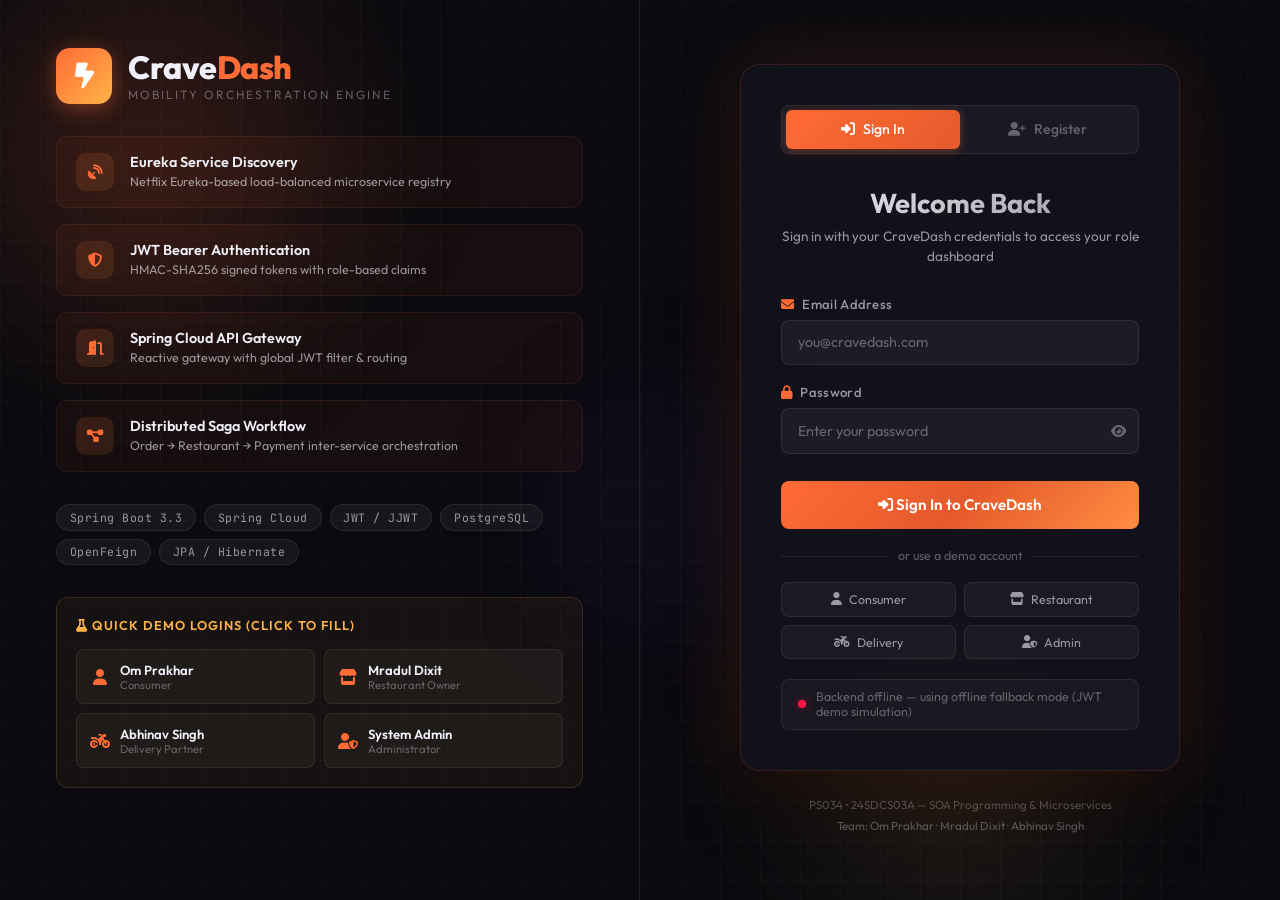
<file: frontend/index.html>
<!DOCTYPE html>
<html lang="en">
<head>
    <meta charset="UTF-8">
    <meta name="viewport" content="width=device-width, initial-scale=1.0">
    <title>CraveDash | Multi-Restaurant Orchestration Engine</title>
    <meta name="description" content="CraveDash – Real role-based food ordering & delivery platform built on Spring Cloud microservices.">
    <link rel="preconnect" href="https://fonts.googleapis.com">
    <link rel="preconnect" href="https://fonts.gstatic.com" crossorigin>
    <link href="https://fonts.googleapis.com/css2?family=Outfit:wght@300;400;500;600;700;800&family=JetBrains+Mono:wght@400;600&display=swap" rel="stylesheet">
    <link rel="stylesheet" href="https://cdnjs.cloudflare.com/ajax/libs/font-awesome/6.5.1/css/all.min.css">
    <link rel="stylesheet" href="css/style.css">
    <link rel="stylesheet" href="css/dashboard.css">
</head>
<body class="dark-theme">

<div class="ambient-glow glow-primary"></div>
<div class="ambient-glow glow-accent"></div>

<!-- ══════════════ HEADER ══════════════ -->
<header class="glass-header">
    <div class="header-container">
        <div class="brand-logo">
            <div class="logo-icon"><i class="fa-solid fa-bolt-lightning"></i></div>
            <div class="logo-text">
                <span class="logo-title">Crave<span>Dash</span></span>
                <span class="logo-subtitle">Orchestration Engine</span>
            </div>
        </div>

        <nav class="nav-tabs" id="main-nav">
            <!-- Tabs rendered by JS based on role -->
        </nav>

        <div class="header-right">
            <div class="user-chip">
                <div class="user-chip-avatar" id="hdr-avatar"><i class="fa-solid fa-user"></i></div>
                <div class="user-chip-info">
                    <span class="user-chip-name" id="hdr-name">Loading…</span>
                    <span class="user-chip-role" id="hdr-role">---</span>
                </div>
            </div>
            <button class="btn-logout" id="btn-logout">
                <i class="fa-solid fa-right-from-bracket"></i> Logout
            </button>
        </div>
    </div>
</header>

<!-- ══════════════ MAIN ══════════════ -->
<main class="main-content" id="main-content">

    <!-- ── CONSUMER: MARKETPLACE ── -->
    <section id="view-marketplace" class="view-panel">
        <div class="hero-card">
            <div class="hero-content">
                <div class="badge-tag"><i class="fa-solid fa-shield-halved"></i> JWT Secured · Spring Cloud Gateway</div>
                <h1>Order Gourmet Food — Fast &amp; Fresh</h1>
                <p>Browse restaurant partners, build your cart, and track your order through the distributed saga workflow.</p>
                <div class="search-bar-wrap">
                    <i class="fa-solid fa-magnifying-glass"></i>
                    <input type="text" id="restaurant-search" placeholder="Search restaurants, cuisines, dishes…">
                </div>
            </div>
            <div class="hero-stats">
                <div class="stat-box"><span class="stat-val" id="stat-restaurants">4</span><span class="stat-label">Restaurants</span></div>
                <div class="stat-box"><span class="stat-val" id="stat-orders">0</span><span class="stat-label">My Orders</span></div>
                <div class="stat-box"><span class="stat-val">&lt;15ms</span><span class="stat-label">Gateway Hop</span></div>
            </div>
        </div>
        <div class="category-filters">
            <button class="category-chip active" data-cuisine="ALL"><i class="fa-solid fa-globe"></i> All</button>
            <button class="category-chip" data-cuisine="American"><i class="fa-solid fa-burger"></i> American</button>
            <button class="category-chip" data-cuisine="Indian"><i class="fa-solid fa-fire-burner"></i> Indian</button>
            <button class="category-chip" data-cuisine="Japanese"><i class="fa-solid fa-bowl-rice"></i> Japanese</button>
            <button class="category-chip" data-cuisine="Italian"><i class="fa-solid fa-pizza-slice"></i> Italian</button>
        </div>
        <div class="section-title-wrap">
            <h2>Restaurant Partners</h2>
            <span class="badge-info" id="restaurant-count-badge">0 partners</span>
        </div>
        <div class="restaurants-grid" id="restaurants-grid"></div>
    </section>

    <!-- ── CONSUMER: MY ORDERS ── -->
    <section id="view-my-orders" class="view-panel">
        <div class="section-title-wrap">
            <div>
                <h2><i class="fa-solid fa-receipt"></i> My Orders</h2>
                <p>Track every order you've placed — live status updates from Restaurant and Delivery services</p>
            </div>
            <button class="btn-primary-sm" id="btn-refresh-my-orders"><i class="fa-solid fa-rotate"></i> Refresh</button>
        </div>
        <div id="my-orders-list" class="orders-list-stack"></div>
    </section>

    <!-- ── RESTAURANT OWNER: MENU MANAGER ── -->
    <section id="view-menu-manager" class="view-panel">
        <div class="partner-panel-header">
            <div>
                <h2><i class="fa-solid fa-store"></i> Menu Inventory &amp; Availability</h2>
                <p>Toggle items live — unavailable items are blocked at Order Service checkout in real time.</p>
            </div>
            <div class="partner-select-wrap">
                <label for="partner-restaurant-select">Managing:</label>
                <select id="partner-restaurant-select" class="form-control-select"></select>
            </div>
        </div>
        <div class="partner-stats-bar">
            <div class="partner-stat-pill"><i class="fa-solid fa-circle-check text-success"></i> <span id="partner-available-count">0</span> In Stock</div>
            <div class="partner-stat-pill"><i class="fa-solid fa-circle-xmark text-danger"></i> <span id="partner-unavailable-count">0</span> Out of Stock</div>
            <div class="partner-stat-pill"><i class="fa-solid fa-clock"></i> Avg Prep: 18 mins</div>
        </div>
        <div class="partner-items-table-card">
            <table class="partner-table">
                <thead><tr><th>Item</th><th>Category</th><th>Price</th><th>Prep</th><th>Status</th><th>Toggle</th></tr></thead>
                <tbody id="partner-menu-tbody"></tbody>
            </table>
        </div>
    </section>

    <!-- ── RESTAURANT OWNER: INCOMING ORDERS ── -->
    <section id="view-incoming-orders" class="view-panel">
        <div class="section-title-wrap">
            <div>
                <h2><i class="fa-solid fa-clipboard-list"></i> Incoming Orders</h2>
                <p>Accept or reject orders from consumers — accepted orders are dispatched to the delivery fleet.</p>
            </div>
            <div style="display:flex;gap:0.8rem;align-items:center;">
                <div class="live-badge"><span class="live-dot"></span> LIVE</div>
                <button class="btn-primary-sm" id="btn-refresh-incoming"><i class="fa-solid fa-rotate"></i> Refresh</button>
            </div>
        </div>
        <div id="incoming-orders-grid" class="orders-action-grid"></div>
    </section>

    <!-- ── DELIVERY PARTNER: DASHBOARD ── -->
    <section id="view-delivery" class="view-panel">
        <div class="delivery-hero">
            <div class="delivery-status-badge"><div class="delivery-status-dot active"></div> Online — Ready for Pickups</div>
            <h2>Delivery Fleet Dashboard</h2>
            <p>Your active assignments, pickup queue, and earnings summary</p>
        </div>
        <div class="delivery-stats-row">
            <div class="delivery-stat-card"><div class="d-stat-icon"><i class="fa-solid fa-motorcycle"></i></div><div class="d-stat-val" id="d-total">0</div><div class="d-stat-label">Total Deliveries</div></div>
            <div class="delivery-stat-card"><div class="d-stat-icon" style="color:#00E676"><i class="fa-solid fa-rupee-sign"></i></div><div class="d-stat-val" id="d-earnings">₹0</div><div class="d-stat-label">Today's Earnings</div></div>
            <div class="delivery-stat-card"><div class="d-stat-icon" style="color:#FFB347"><i class="fa-solid fa-star"></i></div><div class="d-stat-val">4.9</div><div class="d-stat-label">Rating</div></div>
            <div class="delivery-stat-card"><div class="d-stat-icon" style="color:#7C4DFF"><i class="fa-solid fa-list-check"></i></div><div class="d-stat-val" id="d-active">0</div><div class="d-stat-label">Active Pickups</div></div>
        </div>

        <div class="section-title-wrap" style="margin-top:1.5rem">
            <h3><i class="fa-solid fa-map-location-dot"></i> Pickup Queue</h3>
            <button class="btn-primary-sm" id="btn-refresh-delivery"><i class="fa-solid fa-rotate"></i> Refresh</button>
        </div>
        <div id="delivery-queue-grid" class="orders-action-grid"></div>

        <div class="section-title-wrap" style="margin-top:1.5rem">
            <h3><i class="fa-solid fa-truck-fast"></i> Active Deliveries</h3>
        </div>
        <div id="delivery-active-grid" class="orders-action-grid"></div>
    </section>

    <!-- ── ADMIN: DASHBOARD ── -->
    <section id="view-admin" class="view-panel">
        <div class="admin-hero">
            <h2><i class="fa-solid fa-chart-line"></i> System Administration</h2>
            <p>Full-stack observability — users, orders, payments, microservice health</p>
        </div>
        <div class="admin-stats-grid">
            <div class="admin-stat-card"><div class="admin-stat-icon orange"><i class="fa-solid fa-users"></i></div><div class="admin-stat-body"><div class="admin-stat-val" id="adm-users">4</div><div class="admin-stat-label">Users</div></div></div>
            <div class="admin-stat-card"><div class="admin-stat-icon green"><i class="fa-solid fa-utensils"></i></div><div class="admin-stat-body"><div class="admin-stat-val" id="adm-restaurants">4</div><div class="admin-stat-label">Restaurants</div></div></div>
            <div class="admin-stat-card"><div class="admin-stat-icon blue"><i class="fa-solid fa-bag-shopping"></i></div><div class="admin-stat-body"><div class="admin-stat-val" id="adm-orders">0</div><div class="admin-stat-label">Orders</div></div></div>
            <div class="admin-stat-card"><div class="admin-stat-icon purple"><i class="fa-solid fa-credit-card"></i></div><div class="admin-stat-body"><div class="admin-stat-val" id="adm-revenue">₹0</div><div class="admin-stat-label">Revenue</div></div></div>
        </div>

        <div class="section-title-wrap" style="margin-top:2rem">
            <h3><i class="fa-solid fa-heart-pulse"></i> Microservice Health</h3>
            <button class="btn-primary-sm" id="btn-admin-health"><i class="fa-solid fa-rotate"></i> Health Check</button>
        </div>
        <div class="admin-services-grid" id="admin-services-grid"></div>

        <div class="section-title-wrap" style="margin-top:2rem">
            <h3><i class="fa-solid fa-table-list"></i> All Orders (System View)</h3>
        </div>
        <div id="admin-all-orders" class="orders-list-stack"></div>

        <div class="section-title-wrap" style="margin-top:2rem">
            <h3><i class="fa-solid fa-users"></i> Registered Users</h3>
        </div>
        <div class="admin-table-card">
            <table class="admin-users-table">
                <thead><tr><th>#</th><th>Name</th><th>Email</th><th>Role</th><th>Phone</th></tr></thead>
                <tbody id="admin-users-tbody"><tr><td colspan="5" style="text-align:center;color:var(--text-muted);padding:2rem">Loading…</td></tr></tbody>
            </table>
        </div>
    </section>

    <!-- ── SHARED: MICROSERVICE MESH ── -->
    <section id="view-topology" class="view-panel">
        <div class="section-title-wrap">
            <div>
                <h2><i class="fa-solid fa-network-wired"></i> Microservices Mesh Topology</h2>
                <p>Netflix Eureka :8761 · Spring Cloud Gateway :8080</p>
            </div>
            <button class="btn-primary-sm" id="btn-refresh-mesh"><i class="fa-solid fa-rotate"></i> Ping Probes</button>
        </div>
        <div class="topology-grid">
            <div class="service-node-card"><div class="node-status-indicator" id="svc-eureka"></div><div class="node-icon"><i class="fa-solid fa-satellite-dish"></i></div><h3>Eureka Server</h3><div class="node-meta"><span>:8761</span><span>EUREKA-SERVER</span></div><p>Service registry — heartbeat catalog for all microservice instances.</p><a href="http://localhost:8761" target="_blank" class="node-link">Open Dashboard <i class="fa-solid fa-arrow-up-right-from-square"></i></a></div>
            <div class="service-node-card"><div class="node-status-indicator" id="svc-gateway"></div><div class="node-icon"><i class="fa-solid fa-door-open"></i></div><h3>API Gateway</h3><div class="node-meta"><span>:8080</span><span>API-GATEWAY</span></div><p>Reactive gateway with JWT filter, CORS, and load-balanced routing.</p><div class="badge-filter-tag">JwtAuthenticationFilter</div></div>
            <div class="service-node-card"><div class="node-status-indicator" id="svc-auth"></div><div class="node-icon"><i class="fa-solid fa-id-card"></i></div><h3>Auth Service</h3><div class="node-meta"><span>:8084</span><span>AUTH-SERVICE</span></div><p>BCrypt + HMAC-SHA256 JWT engine, role-based claims.</p><div class="badge-filter-tag">JJWT 0.11.5</div></div>
            <div class="service-node-card"><div class="node-status-indicator" id="svc-restaurant"></div><div class="node-icon"><i class="fa-solid fa-utensils"></i></div><h3>Restaurant Service</h3><div class="node-meta"><span>:8081</span><span>RESTAURANT-SERVICE</span></div><p>Menu catalog, availability management, item validation for orders.</p><div class="badge-filter-tag">Spring Data JPA</div></div>
            <div class="service-node-card"><div class="node-status-indicator" id="svc-order"></div><div class="node-icon"><i class="fa-solid fa-diagram-project"></i></div><h3>Order Service</h3><div class="node-meta"><span>:8082</span><span>ORDER-SERVICE</span></div><p>Saga orchestrator — Restaurant Feign → Payment Feign → state machine.</p><div class="badge-filter-tag">OpenFeign + LoadBalancer</div></div>
            <div class="service-node-card"><div class="node-status-indicator" id="svc-payment"></div><div class="node-icon"><i class="fa-solid fa-credit-card"></i></div><h3>Payment Service</h3><div class="node-meta"><span>:8083</span><span>PAYMENT-SERVICE</span></div><p>Idempotent payment ledger — UPI / Card / Wallet authorization.</p><div class="badge-filter-tag">Idempotent Engine</div></div>
        </div>

        <div class="call-flow-card">
            <h3><i class="fa-solid fa-arrows-split-up-and-left"></i> Distributed Transaction Workflow</h3>
            <div class="flow-steps-horizontal">
                <div class="flow-box"><span class="flow-num">1</span><div class="flow-title">Consumer</div><p>JWT → Gateway</p></div>
                <div class="flow-arrow"><i class="fa-solid fa-arrow-right"></i></div>
                <div class="flow-box"><span class="flow-num">2</span><div class="flow-title">Order Service</div><p>PENDING state</p></div>
                <div class="flow-arrow"><i class="fa-solid fa-arrow-right"></i></div>
                <div class="flow-box"><span class="flow-num">3</span><div class="flow-title">Restaurant Feign</div><p>Validate stock</p></div>
                <div class="flow-arrow"><i class="fa-solid fa-arrow-right"></i></div>
                <div class="flow-box"><span class="flow-num">4</span><div class="flow-title">Payment Feign</div><p>Authorize txn</p></div>
                <div class="flow-arrow"><i class="fa-solid fa-arrow-right"></i></div>
                <div class="flow-box highlight"><span class="flow-num">5</span><div class="flow-title">Confirmed</div><p>Fleet dispatch</p></div>
            </div>
        </div>

        <div class="token-viewer-card">
            <h3><i class="fa-solid fa-key"></i> Active JWT Bearer Token</h3>
            <div class="token-display-box" id="jwt-token-display">---</div>
            <div class="claims-grid" id="jwt-claims-display"></div>
        </div>
    </section>

</main>

<!-- ══════════════ CART DRAWER ══════════════ -->
<aside class="cart-drawer" id="cart-drawer">
    <div class="cart-drawer-header">
        <h3><i class="fa-solid fa-bag-shopping"></i> Your Cart</h3>
        <button class="btn-icon-close" id="cart-drawer-close">&times;</button>
    </div>
    <div class="cart-restaurant-tag" id="cart-restaurant-name">No items</div>
    <div class="cart-items-container" id="cart-items-list"></div>
    <div class="cart-drawer-footer">
        <div class="delivery-address-group">
            <label for="order-address-input"><i class="fa-solid fa-location-dot"></i> Delivery Address</label>
            <input type="text" id="order-address-input" class="form-control-input" placeholder="Enter delivery address">
        </div>
        <div class="payment-method-group">
            <label><i class="fa-solid fa-wallet"></i> Payment Method</label>
            <div class="payment-pills">
                <label class="pay-pill active"><input type="radio" name="paymethod" value="UPI" checked><span><i class="fa-solid fa-mobile-screen"></i> UPI</span></label>
                <label class="pay-pill"><input type="radio" name="paymethod" value="CARD"><span><i class="fa-solid fa-credit-card"></i> Card</span></label>
                <label class="pay-pill"><input type="radio" name="paymethod" value="WALLET"><span><i class="fa-solid fa-coins"></i> Wallet</span></label>
            </div>
        </div>
        <div class="cart-totals">
            <div class="totals-row"><span>Subtotal:</span><span id="cart-subtotal">₹0.00</span></div>
            <div class="totals-row"><span>Delivery Fee:</span><span id="cart-delivery-fee">₹49</span></div>
            <div class="totals-row grand-total"><span>Grand Total:</span><span id="cart-grand-total">₹0.00</span></div>
        </div>
        <button class="btn-checkout" id="btn-place-order">
            <span>Place Order &amp; Pay</span><i class="fa-solid fa-arrow-right"></i>
        </button>
        <div class="checkout-hint">Order → Restaurant → Payment microservice chain</div>
    </div>
</aside>

<!-- ══════════════ MENU MODAL ══════════════ -->
<div class="modal-backdrop" id="menu-modal">
    <div class="modal-dialog">
        <div class="modal-header">
            <div><h3 id="modal-rest-name">Menu</h3><p id="modal-rest-cuisine" class="text-muted"></p></div>
            <button class="btn-icon-close" id="menu-modal-close">&times;</button>
        </div>
        <div class="modal-body" id="modal-menu-items"></div>
    </div>
</div>

<!-- ══════════════ CART FAB (Consumer only) ══════════════ -->
<button class="cart-fab" id="cart-fab" style="display:none">
    <i class="fa-solid fa-bag-shopping"></i>
    <span class="cart-badge" id="cart-counter">0</span>
</button>

<div class="toast-container" id="toast-container"></div>

<script src="js/app.js"></script>
</body>
</html>
</file>
<file: frontend/css/style.css>
/* ==========================================================================
   CRAVEDASH MOBILITY SERVICES - DESIGN SYSTEM & LUXURY GLASSMORPHISM STYLES
   PS034: Multi-Restaurant Food Ordering & Delivery Orchestration Engine
   ========================================================================== */

:root {
    --bg-base: #0a0d14;
    --bg-surface: rgba(18, 24, 38, 0.85);
    --bg-surface-elevated: rgba(28, 36, 56, 0.9);
    --bg-glass: rgba(22, 28, 45, 0.7);
    --border-subtle: rgba(255, 255, 255, 0.08);
    --border-glow: rgba(255, 87, 34, 0.35);

    --primary: #FF5722;
    --primary-hover: #FF7043;
    --primary-glow: rgba(255, 87, 34, 0.4);

    --accent-cyan: #00E5FF;
    --accent-cyan-glow: rgba(0, 229, 255, 0.35);

    --accent-gold: #FFB300;
    --success: #00E676;
    --danger: #FF1744;
    --warning: #FF9100;

    --text-primary: #F8FAFC;
    --text-secondary: #94A3B8;
    --text-muted: #64748B;

    --font-heading: 'Outfit', sans-serif;
    --font-body: 'Plus Jakarta Sans', sans-serif;
    --font-mono: 'JetBrains Mono', monospace;

    --radius-sm: 8px;
    --radius-md: 14px;
    --radius-lg: 20px;
    --radius-full: 9999px;

    --shadow-soft: 0 10px 30px -10px rgba(0, 0, 0, 0.5);
    --shadow-glow: 0 0 25px rgba(255, 87, 34, 0.25);
    --transition-smooth: all 0.25s cubic-bezier(0.4, 0, 0.2, 1);
}

* {
    margin: 0;
    padding: 0;
    box-sizing: border-box;
}

body.dark-theme {
    background-color: var(--bg-base);
    color: var(--text-primary);
    font-family: var(--font-body);
    min-height: 100vh;
    line-height: 1.5;
    overflow-x: hidden;
    position: relative;
}

/* Ambient Background Glow */
.ambient-glow {
    position: fixed;
    border-radius: 50%;
    filter: blur(140px);
    pointer-events: none;
    z-index: 0;
    opacity: 0.25;
}

.glow-primary {
    top: -10%;
    left: 20%;
    width: 600px;
    height: 500px;
    background: radial-gradient(circle, var(--primary) 0%, transparent 70%);
}

.glow-accent {
    bottom: -10%;
    right: 15%;
    width: 650px;
    height: 550px;
    background: radial-gradient(circle, var(--accent-cyan) 0%, transparent 70%);
}

/* ==========================================================================
   HEADER & NAVIGATION
   ========================================================================== */

.glass-header {
    position: sticky;
    top: 0;
    z-index: 100;
    backdrop-filter: blur(20px);
    -webkit-backdrop-filter: blur(20px);
    background: rgba(10, 13, 20, 0.8);
    border-bottom: 1px solid var(--border-subtle);
    padding: 0.85rem 1.5rem;
}

.header-container {
    max-width: 1400px;
    margin: 0 auto;
    display: flex;
    align-items: center;
    justify-content: space-between;
    gap: 1.5rem;
}

.brand-logo {
    display: flex;
    align-items: center;
    gap: 0.85rem;
    cursor: pointer;
}

.logo-icon {
    width: 44px;
    height: 44px;
    background: linear-gradient(135deg, var(--primary), #FF8A65);
    border-radius: var(--radius-md);
    display: flex;
    align-items: center;
    justify-content: center;
    font-size: 1.3rem;
    color: #fff;
    box-shadow: 0 4px 15px var(--primary-glow);
}

.logo-text {
    display: flex;
    flex-direction: column;
}

.logo-title {
    font-family: var(--font-heading);
    font-size: 1.45rem;
    font-weight: 800;
    letter-spacing: -0.5px;
}

.logo-title span {
    color: var(--primary);
}

.logo-subtitle {
    font-size: 0.72rem;
    text-transform: uppercase;
    letter-spacing: 1px;
    color: var(--accent-cyan);
    font-weight: 600;
}

/* Navigation Tabs */
.nav-tabs {
    display: flex;
    align-items: center;
    gap: 0.5rem;
    background: rgba(255, 255, 255, 0.04);
    border: 1px solid var(--border-subtle);
    padding: 0.35rem;
    border-radius: var(--radius-full);
}

.nav-tab {
    display: flex;
    align-items: center;
    gap: 0.5rem;
    background: transparent;
    border: none;
    color: var(--text-secondary);
    padding: 0.6rem 1.25rem;
    border-radius: var(--radius-full);
    font-size: 0.9rem;
    font-weight: 600;
    cursor: pointer;
    transition: var(--transition-smooth);
    position: relative;
}

.nav-tab:hover {
    color: var(--text-primary);
}

.nav-tab.active {
    background: linear-gradient(135deg, rgba(255, 87, 34, 0.9), rgba(255, 112, 67, 0.9));
    color: #fff;
    box-shadow: 0 4px 15px var(--primary-glow);
}

.pulse-indicator {
    width: 8px;
    height: 8px;
    background-color: var(--accent-cyan);
    border-radius: 50%;
    box-shadow: 0 0 10px var(--accent-cyan);
    animation: pulseGlow 1.5s infinite;
}

@keyframes pulseGlow {
    0%, 100% { transform: scale(1); opacity: 1; }
    50% { transform: scale(1.4); opacity: 0.6; }
}

/* Header Actions & Identity */
.header-actions {
    display: flex;
    align-items: center;
    gap: 1rem;
}

.identity-selector {
    display: flex;
    align-items: center;
    gap: 0.5rem;
    background: var(--bg-surface);
    border: 1px solid var(--border-subtle);
    padding: 0.45rem 0.85rem;
    border-radius: var(--radius-md);
    color: var(--accent-cyan);
}

.identity-selector select {
    background: transparent;
    border: none;
    color: var(--text-primary);
    font-size: 0.85rem;
    font-weight: 600;
    outline: none;
    cursor: pointer;
}

.identity-selector select option {
    background: #151b28;
    color: #fff;
}

.cart-trigger-btn {
    position: relative;
    width: 44px;
    height: 44px;
    border-radius: var(--radius-md);
    background: var(--bg-surface-elevated);
    border: 1px solid var(--border-subtle);
    color: var(--text-primary);
    font-size: 1.1rem;
    cursor: pointer;
    display: flex;
    align-items: center;
    justify-content: center;
    transition: var(--transition-smooth);
}

.cart-trigger-btn:hover {
    border-color: var(--primary);
    transform: translateY(-2px);
    box-shadow: 0 4px 12px var(--primary-glow);
}

.cart-badge {
    position: absolute;
    top: -6px;
    right: -6px;
    background: var(--primary);
    color: #fff;
    font-size: 0.72rem;
    font-weight: 700;
    width: 22px;
    height: 22px;
    border-radius: 50%;
    display: flex;
    align-items: center;
    justify-content: center;
    border: 2px solid var(--bg-base);
}

/* ==========================================================================
   MAIN CONTENT & TABS
   ========================================================================== */

.main-content {
    max-width: 1400px;
    margin: 0 auto;
    padding: 2rem 1.5rem 6rem;
    position: relative;
    z-index: 1;
}

.view-panel {
    display: none;
    animation: fadeIn 0.35s ease forwards;
}

.view-panel.active {
    display: block;
}

@keyframes fadeIn {
    from { opacity: 0; transform: translateY(12px); }
    to { opacity: 1; transform: translateY(0); }
}

/* ==========================================================================
   TAB 1: HERO & MARKETPLACE
   ========================================================================== */

.hero-card {
    background: linear-gradient(135deg, rgba(28, 36, 56, 0.7) 0%, rgba(18, 24, 38, 0.9) 100%);
    border: 1px solid var(--border-subtle);
    border-radius: var(--radius-lg);
    padding: 2.5rem;
    display: grid;
    grid-template-columns: 1.8fr 1fr;
    gap: 2.5rem;
    align-items: center;
    margin-bottom: 2rem;
    position: relative;
    overflow: hidden;
    box-shadow: var(--shadow-soft);
}

.badge-tag {
    display: inline-flex;
    align-items: center;
    gap: 0.45rem;
    background: rgba(255, 87, 34, 0.12);
    border: 1px solid rgba(255, 87, 34, 0.3);
    color: var(--primary-hover);
    padding: 0.35rem 0.85rem;
    border-radius: var(--radius-full);
    font-size: 0.78rem;
    font-weight: 700;
    text-transform: uppercase;
    letter-spacing: 0.5px;
    margin-bottom: 1rem;
}

.hero-content h1 {
    font-family: var(--font-heading);
    font-size: 2.4rem;
    font-weight: 800;
    line-height: 1.2;
    margin-bottom: 0.85rem;
    letter-spacing: -0.5px;
}

.hero-content p {
    color: var(--text-secondary);
    font-size: 1.05rem;
    margin-bottom: 1.5rem;
    max-width: 650px;
}

.search-bar-wrap {
    display: flex;
    align-items: center;
    background: var(--bg-surface-elevated);
    border: 1px solid var(--border-subtle);
    border-radius: var(--radius-md);
    padding: 0.75rem 1.25rem;
    gap: 0.85rem;
    max-width: 580px;
    transition: var(--transition-smooth);
}

.search-bar-wrap:focus-within {
    border-color: var(--primary);
    box-shadow: 0 0 15px var(--primary-glow);
}

.search-bar-wrap i {
    color: var(--primary);
    font-size: 1.1rem;
}

.search-bar-wrap input {
    background: transparent;
    border: none;
    color: var(--text-primary);
    font-size: 0.95rem;
    width: 100%;
    outline: none;
}

.search-shortcut {
    background: rgba(255, 255, 255, 0.08);
    color: var(--text-muted);
    font-size: 0.75rem;
    padding: 0.2rem 0.5rem;
    border-radius: 4px;
    font-family: var(--font-mono);
}

.hero-stats {
    display: grid;
    grid-template-columns: repeat(3, 1fr);
    gap: 1rem;
}

.stat-box {
    background: rgba(255, 255, 255, 0.03);
    border: 1px solid var(--border-subtle);
    padding: 1.25rem 1rem;
    border-radius: var(--radius-md);
    text-align: center;
}

.stat-val {
    display: block;
    font-family: var(--font-heading);
    font-size: 1.8rem;
    font-weight: 800;
    color: var(--accent-cyan);
}

.stat-label {
    font-size: 0.8rem;
    color: var(--text-secondary);
}

/* Category Filters */
.category-filters {
    display: flex;
    align-items: center;
    gap: 0.85rem;
    overflow-x: auto;
    padding-bottom: 1rem;
    margin-bottom: 2rem;
}

.category-chip {
    background: var(--bg-surface);
    border: 1px solid var(--border-subtle);
    color: var(--text-secondary);
    padding: 0.6rem 1.25rem;
    border-radius: var(--radius-full);
    font-size: 0.9rem;
    font-weight: 600;
    cursor: pointer;
    display: flex;
    align-items: center;
    gap: 0.5rem;
    white-space: nowrap;
    transition: var(--transition-smooth);
}

.category-chip:hover {
    color: var(--text-primary);
    border-color: rgba(255, 255, 255, 0.2);
}

.category-chip.active {
    background: var(--primary);
    color: #fff;
    border-color: var(--primary);
    box-shadow: 0 4px 15px var(--primary-glow);
}

/* Restaurant Cards Grid */
.section-title-wrap {
    display: flex;
    align-items: center;
    justify-content: space-between;
    margin-bottom: 1.5rem;
}

.section-title-wrap h2 {
    font-family: var(--font-heading);
    font-size: 1.6rem;
    font-weight: 700;
}

.badge-info {
    font-size: 0.85rem;
    color: var(--accent-cyan);
    background: rgba(0, 229, 255, 0.1);
    border: 1px solid rgba(0, 229, 255, 0.25);
    padding: 0.3rem 0.75rem;
    border-radius: var(--radius-full);
}

.restaurants-grid {
    display: grid;
    grid-template-columns: repeat(auto-fill, minmax(310px, 1fr));
    gap: 1.75rem;
}

.restaurant-card {
    background: var(--bg-surface);
    border: 1px solid var(--border-subtle);
    border-radius: var(--radius-lg);
    overflow: hidden;
    transition: var(--transition-smooth);
    cursor: pointer;
    display: flex;
    flex-direction: column;
}

.restaurant-card:hover {
    transform: translateY(-6px);
    border-color: var(--border-glow);
    box-shadow: 0 15px 35px -10px rgba(0,0,0,0.6), 0 0 20px var(--primary-glow);
}

.card-image-wrap {
    position: relative;
    height: 190px;
    width: 100%;
    overflow: hidden;
}

.card-image-wrap img {
    width: 100%;
    height: 100%;
    object-fit: cover;
    transition: transform 0.4s ease;
}

.restaurant-card:hover .card-image-wrap img {
    transform: scale(1.06);
}

.card-badge-rating {
    position: absolute;
    top: 12px;
    right: 12px;
    background: rgba(15, 23, 42, 0.85);
    backdrop-filter: blur(8px);
    padding: 0.35rem 0.65rem;
    border-radius: var(--radius-sm);
    font-size: 0.85rem;
    font-weight: 700;
    color: #fff;
    display: flex;
    align-items: center;
    gap: 0.3rem;
    border: 1px solid rgba(255, 255, 255, 0.1);
}

.card-badge-rating i {
    color: var(--accent-gold);
}

.card-badge-cuisine {
    position: absolute;
    bottom: 12px;
    left: 12px;
    background: rgba(255, 87, 34, 0.9);
    padding: 0.25rem 0.75rem;
    border-radius: var(--radius-full);
    font-size: 0.78rem;
    font-weight: 700;
    color: #fff;
}

.restaurant-body {
    padding: 1.35rem;
    display: flex;
    flex-direction: column;
    flex: 1;
}

.restaurant-title {
    font-family: var(--font-heading);
    font-size: 1.25rem;
    font-weight: 700;
    margin-bottom: 0.35rem;
}

.restaurant-addr {
    color: var(--text-muted);
    font-size: 0.85rem;
    margin-bottom: 1rem;
    display: flex;
    align-items: center;
    gap: 0.4rem;
}

.restaurant-footer {
    margin-top: auto;
    display: flex;
    align-items: center;
    justify-content: space-between;
    padding-top: 0.85rem;
    border-top: 1px solid var(--border-subtle);
}

.delivery-eta {
    display: flex;
    align-items: center;
    gap: 0.4rem;
    font-size: 0.85rem;
    color: var(--text-secondary);
}

.delivery-eta i {
    color: var(--accent-cyan);
}

.btn-view-menu {
    background: rgba(255, 255, 255, 0.06);
    border: 1px solid var(--border-subtle);
    color: var(--text-primary);
    padding: 0.45rem 0.95rem;
    border-radius: var(--radius-md);
    font-size: 0.85rem;
    font-weight: 600;
    cursor: pointer;
    transition: var(--transition-smooth);
}

.btn-view-menu:hover {
    background: var(--primary);
    color: #fff;
    border-color: var(--primary);
}

/* ==========================================================================
   TAB 2: LIVE ORDER TRACKER
   ========================================================================== */

.tracker-layout {
    display: grid;
    grid-template-columns: 1.6fr 1fr;
    gap: 2rem;
}

.tracker-card {
    background: var(--bg-surface);
    border: 1px solid var(--border-subtle);
    border-radius: var(--radius-lg);
    padding: 2rem;
    box-shadow: var(--shadow-soft);
}

.tracker-header {
    display: flex;
    justify-content: space-between;
    align-items: flex-start;
    padding-bottom: 1.5rem;
    border-bottom: 1px solid var(--border-subtle);
    margin-bottom: 2rem;
}

.tracker-badge {
    background: rgba(0, 229, 255, 0.15);
    color: var(--accent-cyan);
    border: 1px solid var(--accent-cyan-glow);
    padding: 0.3rem 0.8rem;
    border-radius: var(--radius-full);
    font-size: 0.75rem;
    font-weight: 700;
    display: inline-block;
    margin-bottom: 0.5rem;
}

.tracker-header h2 {
    font-family: var(--font-heading);
    font-size: 1.8rem;
    font-weight: 800;
}

.eta-box {
    background: rgba(255, 87, 34, 0.1);
    border: 1px solid var(--border-glow);
    padding: 0.75rem 1.25rem;
    border-radius: var(--radius-md);
    text-align: right;
}

.eta-title {
    display: block;
    font-size: 0.75rem;
    text-transform: uppercase;
    color: var(--text-secondary);
}

.eta-time {
    font-family: var(--font-heading);
    font-size: 1.5rem;
    font-weight: 800;
    color: var(--primary);
}

/* Stepper Component */
.stepper-container {
    display: flex;
    flex-direction: column;
    gap: 0;
    margin-bottom: 2rem;
}

.step-item {
    display: flex;
    align-items: flex-start;
    gap: 1.25rem;
    position: relative;
    padding: 0.75rem 0;
    opacity: 0.4;
    transition: var(--transition-smooth);
}

.step-item.completed, .step-item.active {
    opacity: 1;
}

.step-icon {
    width: 48px;
    height: 48px;
    border-radius: 50%;
    background: var(--bg-surface-elevated);
    border: 2px solid var(--border-subtle);
    display: flex;
    align-items: center;
    justify-content: center;
    font-size: 1.2rem;
    color: var(--text-muted);
    transition: var(--transition-smooth);
    flex-shrink: 0;
}

.step-item.completed .step-icon {
    background: var(--success);
    border-color: var(--success);
    color: #000;
}

.step-item.active .step-icon {
    background: var(--primary);
    border-color: var(--primary);
    color: #fff;
    box-shadow: 0 0 20px var(--primary-glow);
    animation: pulseGlow 2s infinite;
}

.step-content h4 {
    font-family: var(--font-heading);
    font-size: 1.1rem;
    font-weight: 700;
    margin-bottom: 0.2rem;
}

.step-content p {
    color: var(--text-secondary);
    font-size: 0.85rem;
}

.step-line {
    width: 2px;
    height: 28px;
    background: var(--border-subtle);
    margin-left: 23px;
    transition: var(--transition-smooth);
}

.step-line.active {
    background: var(--success);
}

/* Tracker Simulation Control Bar */
.tracker-simulation-bar {
    background: rgba(255, 255, 255, 0.03);
    border: 1px solid var(--border-subtle);
    padding: 1rem 1.25rem;
    border-radius: var(--radius-md);
    display: flex;
    align-items: center;
    justify-content: space-between;
    gap: 1rem;
}

.sim-label {
    font-size: 0.85rem;
    color: var(--text-secondary);
}

.sim-buttons {
    display: flex;
    gap: 0.5rem;
}

.btn-outline-sm {
    background: transparent;
    border: 1px solid var(--border-subtle);
    color: var(--text-primary);
    padding: 0.4rem 0.85rem;
    border-radius: var(--radius-sm);
    font-size: 0.8rem;
    font-weight: 600;
    cursor: pointer;
    transition: var(--transition-smooth);
}

.btn-outline-sm:hover {
    border-color: var(--accent-cyan);
    color: var(--accent-cyan);
}

/* Courier & Ledger */
.courier-card {
    display: flex;
    align-items: center;
    gap: 1rem;
    background: var(--bg-surface-elevated);
    border: 1px solid var(--border-subtle);
    padding: 1rem;
    border-radius: var(--radius-md);
    margin: 1.5rem 0;
}

.courier-avatar {
    width: 48px;
    height: 48px;
    border-radius: 50%;
    background: linear-gradient(135deg, var(--accent-cyan), #00B0FF);
    display: flex;
    align-items: center;
    justify-content: center;
    font-size: 1.3rem;
    color: #000;
}

.courier-info h4 {
    font-size: 1rem;
    font-weight: 700;
}

.badge-role {
    font-size: 0.72rem;
    background: rgba(0, 229, 255, 0.15);
    color: var(--accent-cyan);
    padding: 0.15rem 0.45rem;
    border-radius: 4px;
    display: inline-block;
    margin: 0.2rem 0;
}

.courier-info p {
    font-size: 0.82rem;
    color: var(--text-muted);
}

.order-summary-list {
    display: flex;
    flex-direction: column;
    gap: 0.75rem;
    margin-bottom: 1.5rem;
    max-height: 200px;
    overflow-y: auto;
}

.summary-item-row {
    display: flex;
    justify-content: space-between;
    font-size: 0.9rem;
    padding-bottom: 0.5rem;
    border-bottom: 1px dashed var(--border-subtle);
}

.empty-state-mini {
    text-align: center;
    color: var(--text-muted);
    font-size: 0.88rem;
    padding: 1rem 0;
}

.ledger-details {
    background: rgba(0,0,0,0.25);
    padding: 1rem;
    border-radius: var(--radius-md);
    border: 1px solid var(--border-subtle);
    display: flex;
    flex-direction: column;
    gap: 0.65rem;
}

.ledger-row {
    display: flex;
    justify-content: space-between;
    font-size: 0.85rem;
    color: var(--text-secondary);
}

.ledger-row strong {
    color: var(--text-primary);
}

.ledger-row code {
    font-family: var(--font-mono);
    color: var(--accent-cyan);
}

.ledger-row.total-row {
    border-top: 1px solid var(--border-subtle);
    padding-top: 0.65rem;
    font-size: 1.1rem;
}

.ledger-row.total-row strong {
    color: var(--success);
}

/* ==========================================================================
   TAB 3: RESTAURANT PARTNER LIVE MENU
   ========================================================================== */

.partner-panel-header {
    display: flex;
    justify-content: space-between;
    align-items: flex-start;
    margin-bottom: 1.5rem;
    gap: 2rem;
}

.partner-panel-header h2 {
    font-family: var(--font-heading);
    font-size: 1.6rem;
    font-weight: 700;
    margin-bottom: 0.3rem;
}

.partner-panel-header p {
    color: var(--text-secondary);
    font-size: 0.95rem;
    max-width: 750px;
}

.partner-select-wrap {
    display: flex;
    flex-direction: column;
    gap: 0.4rem;
    min-width: 280px;
}

.partner-select-wrap label {
    font-size: 0.8rem;
    color: var(--text-muted);
    font-weight: 600;
}

.form-control-select {
    background: var(--bg-surface-elevated);
    border: 1px solid var(--border-subtle);
    color: var(--text-primary);
    padding: 0.65rem 1rem;
    border-radius: var(--radius-md);
    font-size: 0.9rem;
    font-weight: 600;
    outline: none;
    cursor: pointer;
}

.partner-stats-bar {
    display: flex;
    gap: 1.5rem;
    margin-bottom: 1.5rem;
}

.partner-stat-pill {
    background: var(--bg-surface);
    border: 1px solid var(--border-subtle);
    padding: 0.55rem 1.25rem;
    border-radius: var(--radius-full);
    font-size: 0.88rem;
    font-weight: 600;
    display: flex;
    align-items: center;
    gap: 0.5rem;
}

.text-success { color: var(--success); }
.text-danger { color: var(--danger); }

.partner-items-table-card {
    background: var(--bg-surface);
    border: 1px solid var(--border-subtle);
    border-radius: var(--radius-lg);
    overflow: hidden;
    box-shadow: var(--shadow-soft);
}

.partner-table {
    width: 100%;
    border-collapse: collapse;
    text-align: left;
}

.partner-table th {
    background: rgba(255, 255, 255, 0.03);
    padding: 1rem 1.25rem;
    font-size: 0.82rem;
    text-transform: uppercase;
    letter-spacing: 0.5px;
    color: var(--text-muted);
    border-bottom: 1px solid var(--border-subtle);
}

.partner-table td {
    padding: 1.1rem 1.25rem;
    border-bottom: 1px solid var(--border-subtle);
    vertical-align: middle;
}

.table-item-cell {
    display: flex;
    align-items: center;
    gap: 1rem;
}

.table-item-cell img {
    width: 48px;
    height: 48px;
    border-radius: var(--radius-sm);
    object-fit: cover;
}

.table-item-cell h4 {
    font-size: 0.95rem;
    font-weight: 700;
    margin-bottom: 0.15rem;
}

.table-item-cell p {
    font-size: 0.8rem;
    color: var(--text-muted);
    max-width: 320px;
    white-space: nowrap;
    overflow: hidden;
    text-overflow: ellipsis;
}

.stock-switch {
    display: inline-flex;
    align-items: center;
    gap: 0.5rem;
    cursor: pointer;
}

.stock-switch input {
    appearance: none;
    width: 42px;
    height: 24px;
    background: rgba(255, 255, 255, 0.15);
    border-radius: 12px;
    position: relative;
    outline: none;
    cursor: pointer;
    transition: var(--transition-smooth);
}

.stock-switch input::before {
    content: '';
    position: absolute;
    width: 18px;
    height: 18px;
    border-radius: 50%;
    background: #fff;
    top: 3px;
    left: 3px;
    transition: var(--transition-smooth);
}

.stock-switch input:checked {
    background: var(--success);
}

.stock-switch input:checked::before {
    transform: translateX(18px);
}

/* ==========================================================================
   TAB 4: MICROSERVICE MESH & TOPOLOGY
   ========================================================================== */

.topology-grid {
    display: grid;
    grid-template-columns: repeat(auto-fill, minmax(320px, 1fr));
    gap: 1.5rem;
    margin-bottom: 2rem;
}

.service-node-card {
    background: var(--bg-surface);
    border: 1px solid var(--border-subtle);
    border-radius: var(--radius-lg);
    padding: 1.5rem;
    position: relative;
    overflow: hidden;
    transition: var(--transition-smooth);
}

.service-node-card:hover {
    border-color: var(--accent-cyan-glow);
    box-shadow: 0 10px 30px -10px rgba(0,0,0,0.5), 0 0 20px var(--accent-cyan-glow);
}

.node-status-indicator {
    position: absolute;
    top: 16px;
    right: 16px;
    width: 12px;
    height: 12px;
    border-radius: 50%;
    background: var(--success);
    box-shadow: 0 0 10px var(--success);
}

.node-icon {
    width: 46px;
    height: 46px;
    border-radius: var(--radius-md);
    background: var(--bg-surface-elevated);
    border: 1px solid var(--border-subtle);
    color: var(--accent-cyan);
    display: flex;
    align-items: center;
    justify-content: center;
    font-size: 1.3rem;
    margin-bottom: 1rem;
}

.service-node-card h3 {
    font-family: var(--font-heading);
    font-size: 1.2rem;
    font-weight: 700;
    margin-bottom: 0.3rem;
}

.node-meta {
    display: flex;
    gap: 1rem;
    font-size: 0.8rem;
    color: var(--text-muted);
    margin-bottom: 0.75rem;
}

.node-meta strong {
    color: var(--text-primary);
}

.service-node-card p {
    color: var(--text-secondary);
    font-size: 0.85rem;
    margin-bottom: 1rem;
    min-height: 40px;
}

.node-link {
    color: var(--accent-cyan);
    text-decoration: none;
    font-size: 0.85rem;
    font-weight: 600;
    display: inline-flex;
    align-items: center;
    gap: 0.35rem;
}

.badge-filter-tag {
    display: inline-block;
    font-size: 0.75rem;
    background: rgba(255, 255, 255, 0.05);
    border: 1px solid var(--border-subtle);
    padding: 0.25rem 0.6rem;
    border-radius: 4px;
    font-family: var(--font-mono);
    color: var(--text-secondary);
}

/* Distributed Call Flow */
.call-flow-card {
    background: var(--bg-surface);
    border: 1px solid var(--border-subtle);
    border-radius: var(--radius-lg);
    padding: 1.75rem;
    margin-bottom: 2rem;
}

.call-flow-card h3 {
    font-family: var(--font-heading);
    font-size: 1.3rem;
    margin-bottom: 1.5rem;
}

.flow-steps-horizontal {
    display: flex;
    align-items: center;
    justify-content: space-between;
    gap: 0.5rem;
    overflow-x: auto;
    padding-bottom: 0.5rem;
}

.flow-box {
    background: var(--bg-surface-elevated);
    border: 1px solid var(--border-subtle);
    padding: 1rem 1.25rem;
    border-radius: var(--radius-md);
    flex: 1;
    min-width: 160px;
    text-align: center;
    position: relative;
}

.flow-box.highlight {
    border-color: var(--primary);
    background: rgba(255, 87, 34, 0.1);
}

.flow-num {
    width: 24px;
    height: 24px;
    border-radius: 50%;
    background: var(--primary);
    color: #fff;
    display: flex;
    align-items: center;
    justify-content: center;
    font-size: 0.75rem;
    font-weight: 700;
    margin: 0 auto 0.5rem;
}

.flow-title {
    font-weight: 700;
    font-size: 0.9rem;
    margin-bottom: 0.2rem;
}

.flow-box p {
    font-size: 0.75rem;
    color: var(--text-muted);
}

.flow-arrow {
    color: var(--text-muted);
    font-size: 1rem;
    flex-shrink: 0;
}

/* JWT Token Viewer */
.token-viewer-card {
    background: var(--bg-surface);
    border: 1px solid var(--border-subtle);
    border-radius: var(--radius-lg);
    padding: 1.75rem;
}

.token-viewer-card h3 {
    font-family: var(--font-heading);
    font-size: 1.3rem;
    margin-bottom: 1rem;
}

.token-display-box {
    background: #06090e;
    border: 1px solid var(--border-subtle);
    padding: 1rem;
    border-radius: var(--radius-md);
    font-family: var(--font-mono);
    font-size: 0.8rem;
    color: #4ade80;
    word-break: break-all;
    margin-bottom: 1rem;
    max-height: 80px;
    overflow-y: auto;
}

.claims-grid {
    display: grid;
    grid-template-columns: repeat(auto-fill, minmax(200px, 1fr));
    gap: 1rem;
}

.claim-item {
    background: var(--bg-surface-elevated);
    padding: 0.75rem 1rem;
    border-radius: var(--radius-sm);
    border: 1px solid var(--border-subtle);
}

.claim-key {
    display: block;
    font-size: 0.75rem;
    color: var(--text-muted);
    text-transform: uppercase;
}

.claim-val {
    font-family: var(--font-mono);
    font-size: 0.9rem;
    color: var(--accent-cyan);
    font-weight: 600;
}

/* ==========================================================================
   CART SLIDE-OVER DRAWER
   ========================================================================== */

.cart-drawer {
    position: fixed;
    top: 0;
    right: -460px;
    width: 440px;
    max-width: 90vw;
    height: 100vh;
    background: #101522;
    border-left: 1px solid var(--border-subtle);
    z-index: 200;
    display: flex;
    flex-direction: column;
    box-shadow: -15px 0 40px rgba(0, 0, 0, 0.7);
    transition: right 0.35s cubic-bezier(0.4, 0, 0.2, 1);
}

.cart-drawer.open {
    right: 0;
}

.cart-drawer-header {
    padding: 1.25rem 1.5rem;
    border-bottom: 1px solid var(--border-subtle);
    display: flex;
    align-items: center;
    justify-content: space-between;
}

.cart-drawer-header h3 {
    font-family: var(--font-heading);
    font-size: 1.3rem;
    font-weight: 700;
}

.btn-icon-close {
    background: transparent;
    border: none;
    color: var(--text-secondary);
    font-size: 1.5rem;
    cursor: pointer;
    line-height: 1;
    transition: var(--transition-smooth);
}

.btn-icon-close:hover {
    color: #fff;
}

.cart-restaurant-tag {
    background: rgba(255, 87, 34, 0.1);
    color: var(--primary);
    padding: 0.5rem 1.5rem;
    font-size: 0.85rem;
    font-weight: 700;
    border-bottom: 1px solid var(--border-subtle);
}

.cart-items-container {
    flex: 1;
    overflow-y: auto;
    padding: 1.5rem;
    display: flex;
    flex-direction: column;
    gap: 1rem;
}

.cart-item-card {
    background: var(--bg-surface-elevated);
    border: 1px solid var(--border-subtle);
    padding: 1rem;
    border-radius: var(--radius-md);
    display: flex;
    align-items: center;
    justify-content: space-between;
    gap: 1rem;
}

.cart-item-info h4 {
    font-size: 0.95rem;
    font-weight: 700;
    margin-bottom: 0.2rem;
}

.cart-item-info span {
    color: var(--accent-cyan);
    font-size: 0.85rem;
    font-weight: 600;
}

.cart-item-qty {
    display: flex;
    align-items: center;
    gap: 0.6rem;
    background: rgba(0, 0, 0, 0.3);
    padding: 0.25rem 0.5rem;
    border-radius: var(--radius-full);
}

.btn-qty {
    background: transparent;
    border: none;
    color: var(--text-primary);
    width: 24px;
    height: 24px;
    border-radius: 50%;
    cursor: pointer;
    font-weight: 700;
    display: flex;
    align-items: center;
    justify-content: center;
}

.btn-qty:hover {
    background: rgba(255, 255, 255, 0.1);
}

.cart-drawer-footer {
    padding: 1.5rem;
    border-top: 1px solid var(--border-subtle);
    background: rgba(10, 13, 20, 0.9);
}

.delivery-address-group, .payment-method-group {
    margin-bottom: 1rem;
}

.delivery-address-group label, .payment-method-group label {
    display: block;
    font-size: 0.78rem;
    color: var(--text-muted);
    font-weight: 600;
    margin-bottom: 0.35rem;
}

.form-control-input {
    width: 100%;
    background: var(--bg-surface);
    border: 1px solid var(--border-subtle);
    color: var(--text-primary);
    padding: 0.65rem 0.95rem;
    border-radius: var(--radius-md);
    font-size: 0.88rem;
    outline: none;
}

.form-control-input:focus {
    border-color: var(--primary);
}

.payment-pills {
    display: grid;
    grid-template-columns: repeat(3, 1fr);
    gap: 0.5rem;
}

.pay-pill {
    background: var(--bg-surface);
    border: 1px solid var(--border-subtle);
    border-radius: var(--radius-sm);
    padding: 0.5rem;
    text-align: center;
    cursor: pointer;
    font-size: 0.8rem;
    display: flex;
    align-items: center;
    justify-content: center;
    transition: var(--transition-smooth);
}

.pay-pill input {
    display: none;
}

.pay-pill.active {
    background: rgba(255, 87, 34, 0.15);
    border-color: var(--primary);
    color: var(--primary);
    font-weight: 700;
}

.cart-totals {
    display: flex;
    flex-direction: column;
    gap: 0.4rem;
    margin: 1.25rem 0;
}

.totals-row {
    display: flex;
    justify-content: space-between;
    font-size: 0.85rem;
    color: var(--text-secondary);
}

.totals-row.grand-total {
    border-top: 1px solid var(--border-subtle);
    padding-top: 0.5rem;
    font-size: 1.15rem;
    font-weight: 800;
    color: var(--text-primary);
}

.totals-row.grand-total span:last-child {
    color: var(--primary);
}

.btn-checkout {
    width: 100%;
    background: linear-gradient(135deg, var(--primary), var(--primary-hover));
    color: #fff;
    border: none;
    padding: 0.95rem 1.5rem;
    border-radius: var(--radius-md);
    font-size: 1rem;
    font-weight: 700;
    cursor: pointer;
    display: flex;
    align-items: center;
    justify-content: center;
    gap: 0.75rem;
    transition: var(--transition-smooth);
    box-shadow: 0 6px 20px var(--primary-glow);
}

.btn-checkout:hover {
    transform: translateY(-2px);
    box-shadow: 0 8px 25px var(--primary-glow);
}

.checkout-hint {
    text-align: center;
    font-size: 0.72rem;
    color: var(--text-muted);
    margin-top: 0.6rem;
    font-family: var(--font-mono);
}

/* ==========================================================================
   MENU MODAL
   ========================================================================== */

.modal-backdrop {
    position: fixed;
    top: 0;
    left: 0;
    width: 100vw;
    height: 100vh;
    background: rgba(0, 0, 0, 0.75);
    backdrop-filter: blur(10px);
    z-index: 150;
    display: none;
    align-items: center;
    justify-content: center;
    padding: 1.5rem;
}

.modal-backdrop.open {
    display: flex;
}

.modal-dialog {
    background: #111624;
    border: 1px solid var(--border-subtle);
    border-radius: var(--radius-lg);
    width: 750px;
    max-width: 95vw;
    max-height: 85vh;
    display: flex;
    flex-direction: column;
    box-shadow: var(--shadow-soft);
    animation: zoomIn 0.25s ease forwards;
}

@keyframes zoomIn {
    from { opacity: 0; transform: scale(0.95); }
    to { opacity: 1; transform: scale(1); }
}

.modal-header {
    padding: 1.5rem;
    border-bottom: 1px solid var(--border-subtle);
    display: flex;
    justify-content: space-between;
    align-items: flex-start;
}

.modal-header h3 {
    font-family: var(--font-heading);
    font-size: 1.5rem;
    font-weight: 700;
}

.modal-body {
    padding: 1.5rem;
    overflow-y: auto;
    display: flex;
    flex-direction: column;
    gap: 1rem;
}

.modal-dish-card {
    background: var(--bg-surface-elevated);
    border: 1px solid var(--border-subtle);
    border-radius: var(--radius-md);
    padding: 1rem;
    display: flex;
    align-items: center;
    justify-content: space-between;
    gap: 1.5rem;
    transition: var(--transition-smooth);
}

.modal-dish-card:hover {
    border-color: rgba(255, 255, 255, 0.15);
}

.dish-details h4 {
    font-size: 1.05rem;
    font-weight: 700;
    margin-bottom: 0.25rem;
}

.dish-details p {
    font-size: 0.82rem;
    color: var(--text-secondary);
    margin-bottom: 0.5rem;
    max-width: 420px;
}

.dish-meta {
    display: flex;
    align-items: center;
    gap: 0.85rem;
}

.dish-price {
    font-family: var(--font-heading);
    font-size: 1.15rem;
    font-weight: 800;
    color: var(--accent-cyan);
}

.dish-category-tag {
    font-size: 0.72rem;
    background: rgba(255, 255, 255, 0.06);
    padding: 0.2rem 0.5rem;
    border-radius: 4px;
    color: var(--text-muted);
}

.btn-add-cart {
    background: var(--primary);
    color: #fff;
    border: none;
    padding: 0.55rem 1.25rem;
    border-radius: var(--radius-md);
    font-size: 0.88rem;
    font-weight: 700;
    cursor: pointer;
    white-space: nowrap;
    transition: var(--transition-smooth);
}

.btn-add-cart:hover {
    background: var(--primary-hover);
    box-shadow: 0 4px 15px var(--primary-glow);
}

.btn-add-cart:disabled {
    background: rgba(255, 255, 255, 0.08);
    color: var(--text-muted);
    cursor: not-allowed;
    box-shadow: none;
}

/* Toast System */
.toast-container {
    position: fixed;
    bottom: 24px;
    right: 24px;
    z-index: 300;
    display: flex;
    flex-direction: column;
    gap: 0.75rem;
}

.toast {
    background: #1a2234;
    border: 1px solid var(--border-subtle);
    border-left: 4px solid var(--primary);
    color: #fff;
    padding: 0.85rem 1.25rem;
    border-radius: var(--radius-sm);
    box-shadow: 0 10px 25px rgba(0,0,0,0.5);
    font-size: 0.9rem;
    display: flex;
    align-items: center;
    gap: 0.75rem;
    animation: slideInRight 0.3s ease;
}

.toast.toast-success { border-left-color: var(--success); }
.toast.toast-error { border-left-color: var(--danger); }

@keyframes slideInRight {
    from { transform: translateX(100%); opacity: 0; }
    to { transform: translateX(0); opacity: 1; }
}

/* ==========================================================================
   RESPONSIVE DESIGN
   ========================================================================== */

@media (max-width: 1024px) {
    .hero-card {
        grid-template-columns: 1fr;
    }
    .tracker-layout {
        grid-template-columns: 1fr;
    }
}

@media (max-width: 768px) {
    .nav-tabs {
        display: none; /* Can be handled via mobile dropdown if needed */
    }
    .header-container {
        flex-wrap: wrap;
    }
    .hero-content h1 {
        font-size: 1.8rem;
    }
    .flow-steps-horizontal {
        flex-direction: column;
    }
    .flow-arrow {
        transform: rotate(90deg);
    }
}

/* ==========================================================================
   ROLE-BASED UI ADDITIONS
   ========================================================================== */

/* User Profile Chip in Header */
.user-profile-chip {
    display: flex;
    align-items: center;
    gap: 0.7rem;
    background: var(--bg-surface);
    border: 1px solid var(--border-subtle);
    padding: 0.45rem 1rem 0.45rem 0.55rem;
    border-radius: var(--radius-full);
    cursor: default;
}

.user-avatar {
    width: 36px;
    height: 36px;
    background: linear-gradient(135deg, var(--primary), #FF8A65);
    border-radius: 50%;
    display: flex;
    align-items: center;
    justify-content: center;
    font-size: 0.9rem;
    color: white;
    flex-shrink: 0;
}

.user-info-mini {
    display: flex;
    flex-direction: column;
    line-height: 1.2;
}

.user-name-mini {
    font-size: 0.85rem;
    font-weight: 600;
    color: var(--text-primary);
}

.user-role-mini {
    font-size: 0.7rem;
    color: var(--accent-cyan);
    font-weight: 500;
}

/* Logout Button */
.btn-logout {
    display: flex;
    align-items: center;
    gap: 0.5rem;
    padding: 0.5rem 1rem;
    background: rgba(255, 23, 68, 0.1);
    border: 1px solid rgba(255, 23, 68, 0.25);
    border-radius: var(--radius-md);
    color: #FF5252;
    font-size: 0.85rem;
    font-weight: 600;
    font-family: var(--font-body);
    cursor: pointer;
    transition: var(--transition-smooth);
}

.btn-logout:hover {
    background: rgba(255, 23, 68, 0.2);
    border-color: rgba(255, 23, 68, 0.5);
    transform: translateY(-1px);
}

/* ==========================================================================
   RESTAURANT OWNER — INCOMING ORDERS
   ========================================================================== */

.orders-grid {
    display: grid;
    grid-template-columns: repeat(auto-fill, minmax(320px, 1fr));
    gap: 1.2rem;
    padding: 1rem 0;
}

.order-card-item {
    background: var(--bg-surface);
    border: 1px solid var(--border-subtle);
    border-radius: var(--radius-md);
    overflow: hidden;
    transition: var(--transition-smooth);
}

.order-card-item:hover {
    border-color: var(--border-glow);
    box-shadow: var(--shadow-glow);
    transform: translateY(-2px);
}

.order-card-header {
    display: flex;
    justify-content: space-between;
    align-items: flex-start;
    padding: 1rem 1.2rem 0.8rem;
    border-bottom: 1px solid var(--border-subtle);
}

.order-num {
    display: block;
    font-family: var(--font-mono);
    font-size: 0.9rem;
    font-weight: 700;
    color: var(--primary);
}

.order-rest {
    font-size: 0.78rem;
    color: var(--text-muted);
}

.order-status-badge {
    font-size: 0.72rem;
    font-weight: 700;
    padding: 0.25rem 0.7rem;
    border: 1px solid;
    border-radius: var(--radius-full);
    text-transform: uppercase;
    letter-spacing: 0.5px;
    flex-shrink: 0;
}

.order-card-body {
    padding: 1rem 1.2rem;
    display: flex;
    flex-direction: column;
    gap: 0.5rem;
}

.order-customer, .order-addr, .order-amount {
    font-size: 0.83rem;
    color: var(--text-secondary);
    display: flex;
    align-items: center;
    gap: 0.5rem;
}

.order-customer i, .order-addr i, .order-amount i {
    color: var(--primary);
    width: 14px;
}

.order-card-footer {
    padding: 0.8rem 1.2rem;
    border-top: 1px solid var(--border-subtle);
    display: flex;
    gap: 0.6rem;
}

.btn-order-action {
    flex: 1;
    padding: 0.5rem;
    background: rgba(255, 87, 34, 0.1);
    border: 1px solid rgba(255, 87, 34, 0.25);
    border-radius: var(--radius-sm);
    color: var(--primary);
    font-family: var(--font-body);
    font-size: 0.78rem;
    font-weight: 600;
    cursor: pointer;
    transition: var(--transition-smooth);
}

.btn-order-action:hover { background: rgba(255, 87, 34, 0.2); }

.btn-order-action.btn-ready {
    background: rgba(0, 230, 118, 0.1);
    border-color: rgba(0, 230, 118, 0.25);
    color: var(--success);
}

.btn-order-action.btn-ready:hover { background: rgba(0, 230, 118, 0.2); }

/* ==========================================================================
   DELIVERY PARTNER DASHBOARD
   ========================================================================== */

.delivery-hero {
    background: linear-gradient(135deg, rgba(255, 87, 34, 0.1), rgba(0, 229, 255, 0.05));
    border: 1px solid var(--border-subtle);
    border-radius: var(--radius-lg);
    padding: 2rem 2.5rem;
    margin-bottom: 2rem;
    position: relative;
    overflow: hidden;
}

.delivery-hero h2 {
    font-family: var(--font-heading);
    font-size: 1.8rem;
    margin: 0.6rem 0 0.4rem;
}

.delivery-hero p { color: var(--text-secondary); font-size: 0.9rem; }

.delivery-status-badge {
    display: inline-flex;
    align-items: center;
    gap: 0.5rem;
    padding: 0.3rem 0.9rem;
    background: rgba(0, 230, 118, 0.1);
    border: 1px solid rgba(0, 230, 118, 0.25);
    border-radius: var(--radius-full);
    font-size: 0.8rem;
    font-weight: 600;
    color: var(--success);
    margin-bottom: 0.5rem;
}

.delivery-status-dot {
    width: 8px; height: 8px;
    border-radius: 50%;
    background: #777;
}

.delivery-status-dot.active {
    background: var(--success);
    animation: pulseGlow 1.5s infinite;
}

.delivery-stats-row {
    display: grid;
    grid-template-columns: repeat(4, 1fr);
    gap: 1.2rem;
    margin-bottom: 1rem;
}

.delivery-stat-card {
    background: var(--bg-surface);
    border: 1px solid var(--border-subtle);
    border-radius: var(--radius-md);
    padding: 1.5rem;
    text-align: center;
    transition: var(--transition-smooth);
}

.delivery-stat-card:hover {
    border-color: var(--border-glow);
    transform: translateY(-3px);
}

.d-stat-icon { font-size: 1.5rem; color: var(--primary); margin-bottom: 0.6rem; }
.d-stat-val { font-family: var(--font-heading); font-size: 2rem; font-weight: 800; color: var(--text-primary); }
.d-stat-label { font-size: 0.78rem; color: var(--text-muted); margin-top: 0.3rem; }

.delivery-assignments-grid {
    display: grid;
    grid-template-columns: repeat(auto-fill, minmax(320px, 1fr));
    gap: 1.2rem;
}

.delivery-assignment-card {
    background: var(--bg-surface);
    border: 1px solid var(--border-subtle);
    border-radius: var(--radius-md);
    padding: 1.5rem;
    transition: var(--transition-smooth);
    border-left: 3px solid var(--primary);
}

.delivery-assignment-card:hover {
    box-shadow: var(--shadow-glow);
    transform: translateY(-2px);
}

.da-header {
    display: flex;
    justify-content: space-between;
    align-items: center;
    margin-bottom: 1rem;
}

.da-order-num {
    font-family: var(--font-mono);
    font-size: 1rem;
    font-weight: 700;
    color: var(--primary);
}

.da-status {
    font-size: 0.72rem;
    font-weight: 700;
    padding: 0.2rem 0.6rem;
    border-radius: var(--radius-full);
    text-transform: uppercase;
}

.da-status.active-status {
    background: rgba(255, 87, 34, 0.15);
    color: var(--primary);
    border: 1px solid rgba(255, 87, 34, 0.3);
}

.da-body { display: flex; flex-direction: column; gap: 0.6rem; margin-bottom: 1rem; }

.da-info-row {
    font-size: 0.85rem;
    color: var(--text-secondary);
    display: flex;
    align-items: center;
    gap: 0.6rem;
}

.da-info-row i { color: var(--primary); width: 14px; }
.da-actions { display: flex; gap: 0.6rem; }

/* ==========================================================================
   ADMIN DASHBOARD
   ========================================================================== */

.admin-hero {
    background: linear-gradient(135deg, rgba(124, 77, 255, 0.1), rgba(255, 87, 34, 0.05));
    border: 1px solid rgba(124, 77, 255, 0.2);
    border-radius: var(--radius-lg);
    padding: 2rem 2.5rem;
    margin-bottom: 2rem;
}

.admin-hero h2 { font-family: var(--font-heading); font-size: 1.8rem; margin-bottom: 0.4rem; }
.admin-hero p { color: var(--text-secondary); font-size: 0.9rem; }

.admin-stats-grid {
    display: grid;
    grid-template-columns: repeat(4, 1fr);
    gap: 1.2rem;
}

.admin-stat-card {
    background: var(--bg-surface);
    border: 1px solid var(--border-subtle);
    border-radius: var(--radius-md);
    padding: 1.5rem;
    display: flex;
    align-items: center;
    gap: 1.2rem;
    transition: var(--transition-smooth);
}

.admin-stat-card:hover { transform: translateY(-3px); box-shadow: var(--shadow-glow); }

.admin-stat-icon {
    width: 52px; height: 52px;
    border-radius: var(--radius-md);
    display: flex;
    align-items: center;
    justify-content: center;
    font-size: 1.3rem;
    flex-shrink: 0;
}

.admin-stat-icon.orange { background: rgba(255, 87, 34, 0.15); color: var(--primary); }
.admin-stat-icon.green { background: rgba(0, 230, 118, 0.15); color: var(--success); }
.admin-stat-icon.blue { background: rgba(0, 229, 255, 0.15); color: var(--accent-cyan); }
.admin-stat-icon.purple { background: rgba(124, 77, 255, 0.15); color: #7C4DFF; }

.admin-stat-val { font-family: var(--font-heading); font-size: 2rem; font-weight: 800; color: var(--text-primary); line-height: 1; }
.admin-stat-label { font-size: 0.78rem; color: var(--text-muted); margin-top: 0.25rem; }

.admin-services-grid {
    display: grid;
    grid-template-columns: repeat(auto-fill, minmax(200px, 1fr));
    gap: 1rem;
    margin-bottom: 1.5rem;
}

.admin-service-card {
    background: var(--bg-surface);
    border: 1px solid var(--border-subtle);
    border-radius: var(--radius-md);
    padding: 1.2rem;
    display: flex;
    flex-direction: column;
    gap: 0.4rem;
    transition: var(--transition-smooth);
}

.admin-service-card:hover { border-color: var(--border-glow); }

.admin-svc-indicator {
    width: 10px; height: 10px;
    border-radius: 50%;
    background: #777;
    margin-bottom: 0.3rem;
}

.admin-svc-indicator.online { background: var(--success); box-shadow: 0 0 8px rgba(0,230,118,0.6); }
.admin-svc-indicator.offline { background: var(--danger); }
.admin-svc-indicator.checking { background: var(--accent-gold); animation: pulseGlow 1s infinite; }

.admin-svc-name { font-size: 0.88rem; font-weight: 600; color: var(--text-primary); }
.admin-svc-port { font-family: var(--font-mono); font-size: 0.75rem; color: var(--accent-cyan); }
.admin-svc-status { font-size: 0.75rem; color: var(--text-muted); font-family: var(--font-mono); }

.admin-table-card {
    background: var(--bg-surface);
    border: 1px solid var(--border-subtle);
    border-radius: var(--radius-md);
    overflow: hidden;
}

.admin-users-table { width: 100%; border-collapse: collapse; }
.admin-users-table thead { background: rgba(255,255,255,0.04); }

.admin-users-table th {
    padding: 1rem 1.2rem;
    text-align: left;
    font-size: 0.78rem;
    text-transform: uppercase;
    letter-spacing: 1px;
    color: var(--text-muted);
    border-bottom: 1px solid var(--border-subtle);
}

.admin-users-table td {
    padding: 0.9rem 1.2rem;
    font-size: 0.85rem;
    color: var(--text-secondary);
    border-bottom: 1px solid rgba(255,255,255,0.04);
}

.admin-users-table tr:last-child td { border-bottom: none; }
.admin-users-table tr:hover td { background: rgba(255,87,34,0.04); }

/* Empty State */
.empty-state {
    display: flex;
    flex-direction: column;
    align-items: center;
    justify-content: center;
    padding: 3rem;
    text-align: center;
    color: var(--text-muted);
    background: var(--bg-surface);
    border: 1px solid var(--border-subtle);
    border-radius: var(--radius-lg);
    grid-column: 1 / -1;
}

.empty-state i { font-size: 3rem; margin-bottom: 1rem; opacity: 0.4; }
.empty-state h3 { font-size: 1.2rem; color: var(--text-secondary); margin-bottom: 0.5rem; }
.empty-state p { font-size: 0.85rem; max-width: 400px; line-height: 1.6; }


/* ── MENU CATEGORY HEADER ── */
.menu-category-header {
    font-size: 0.72rem;
    text-transform: uppercase;
    letter-spacing: 1.5px;
    color: var(--accent-cyan);
    font-weight: 700;
    padding: 1rem 0 0.4rem;
    border-bottom: 1px solid rgba(255,255,255,0.06);
    margin-bottom: 0.6rem;
}

/* ── OUT OF STOCK TAG ── */
.oos-tag {
    background: rgba(255,23,68,0.15);
    color: #FF5252;
    font-size: 0.68rem;
    font-weight: 700;
    padding: 0.15rem 0.5rem;
    border-radius: 4px;
    margin-left: 0.4rem;
    vertical-align: middle;
}

/* ── STOCK SWITCH (Toggle) ── */
.stock-switch {
    position: relative;
    display: inline-block;
    width: 46px;
    height: 24px;
    cursor: pointer;
}
.stock-switch input { opacity: 0; width: 0; height: 0; }
.stock-switch::after {
    content: '';
    position: absolute;
    inset: 0;
    background: rgba(255,255,255,0.08);
    border-radius: 24px;
    transition: background 0.3s;
}
.stock-switch::before {
    content: '';
    position: absolute;
    top: 3px; left: 3px;
    width: 18px; height: 18px;
    background: #fff;
    border-radius: 50%;
    z-index: 1;
    transition: transform 0.3s;
}
.stock-switch:has(input:checked)::after { background: var(--success); }
.stock-switch:has(input:checked)::before { transform: translateX(22px); }

/* ── EMPTY STATE MINI ── */
.empty-state-mini {
    text-align: center;
    color: var(--text-muted);
    font-size: 0.83rem;
    padding: 2rem 1rem;
    line-height: 1.7;
}

/* ── NODE STATUS ── */
.node-status-indicator {
    width: 10px; height: 10px;
    border-radius: 50%;
    background: #555;
    position: absolute;
    top: 1rem; right: 1rem;
    flex-shrink: 0;
}
.node-status-indicator.online  { background: #00E676; box-shadow: 0 0 8px rgba(0,230,118,0.6); }
.node-status-indicator.offline { background: #FF1744; box-shadow: 0 0 8px rgba(255,23,68,0.5); }
.service-node-card { position: relative; }

/* ── UTILITY COLORS ── */
.text-success { color: var(--success) !important; }
.text-danger  { color: var(--danger) !important; }
.text-muted   { color: var(--text-muted); }
</file>
<file: frontend/css/dashboard.css>
/* ================================================================
   CRAVEDASH — DASHBOARD.CSS
   Role-based UI components, order flow, smooth animations
   ================================================================ */

/* ── HEADER OVERRIDES ── */
.header-container {
    display: flex;
    align-items: center;
    gap: 1rem;
    max-width: 1400px;
    margin: 0 auto;
    padding: 0;
    flex-wrap: nowrap;
}

.nav-tabs {
    flex: 1;
    justify-content: center;
    flex-wrap: wrap;
    gap: 0.3rem;
}

.nav-tab {
    font-size: 0.82rem;
    padding: 0.5rem 0.9rem;
    white-space: nowrap;
}

.header-right {
    display: flex;
    align-items: center;
    gap: 0.8rem;
    flex-shrink: 0;
}

/* ── USER CHIP ── */
.user-chip {
    display: flex;
    align-items: center;
    gap: 0.6rem;
    background: rgba(255,255,255,0.05);
    border: 1px solid rgba(255,255,255,0.08);
    padding: 0.4rem 0.9rem 0.4rem 0.5rem;
    border-radius: 999px;
}
.user-chip-avatar {
    width: 32px; height: 32px;
    background: linear-gradient(135deg, #FF5722, #FF8A65);
    border-radius: 50%;
    display: flex; align-items: center; justify-content: center;
    font-size: 0.85rem; color: #fff; flex-shrink: 0;
}
.user-chip-name { display: block; font-size: 0.82rem; font-weight: 600; color: #F8FAFC; line-height: 1.2; }
.user-chip-role { display: block; font-size: 0.68rem; color: #00E5FF; font-weight: 500; }

/* ── LOGOUT BUTTON ── */
.btn-logout {
    display: flex; align-items: center; gap: 0.4rem;
    padding: 0.5rem 1rem;
    background: rgba(255,23,68,0.12);
    border: 1px solid rgba(255,23,68,0.3);
    border-radius: 10px;
    color: #FF5252;
    font-family: 'Outfit', sans-serif;
    font-size: 0.85rem; font-weight: 600;
    cursor: pointer;
    transition: all 0.2s ease;
    white-space: nowrap;
}
.btn-logout:hover {
    background: rgba(255,23,68,0.22);
    border-color: rgba(255,23,68,0.6);
    transform: translateY(-1px);
    box-shadow: 0 4px 15px rgba(255,23,68,0.2);
}

/* ── CART FAB ── */
.cart-fab {
    position: fixed;
    bottom: 2rem; right: 2rem;
    width: 58px; height: 58px;
    background: linear-gradient(135deg, #FF5722, #FF8A65);
    border: none; border-radius: 50%;
    color: white; font-size: 1.3rem;
    cursor: pointer; z-index: 90;
    display: flex; align-items: center; justify-content: center;
    box-shadow: 0 8px 25px rgba(255,87,34,0.5);
    transition: all 0.3s ease;
}
.cart-fab:hover { transform: scale(1.1); box-shadow: 0 12px 35px rgba(255,87,34,0.6); }
.cart-fab .cart-badge {
    position: absolute; top: -4px; right: -4px;
    width: 22px; height: 22px;
    background: #FF1744; color: white;
    border-radius: 50%; font-size: 0.7rem; font-weight: 700;
    display: flex; align-items: center; justify-content: center;
    border: 2px solid #0a0d14;
}

/* ── VIEW PANELS ── */
.view-panel { display: none; animation: fadeInUp 0.35s ease; }
.view-panel.active { display: block; }

@keyframes fadeInUp {
    from { opacity: 0; transform: translateY(16px); }
    to   { opacity: 1; transform: translateY(0); }
}

/* ── LIVE BADGE ── */
.live-badge {
    display: flex; align-items: center; gap: 0.5rem;
    padding: 0.3rem 0.8rem;
    background: rgba(0,230,118,0.08);
    border: 1px solid rgba(0,230,118,0.25);
    border-radius: 999px;
    font-size: 0.72rem; font-weight: 700; color: #00E676;
    letter-spacing: 1px;
}
.live-dot {
    width: 7px; height: 7px; border-radius: 50%;
    background: #00E676;
    animation: livePulse 1.2s infinite;
}
@keyframes livePulse {
    0%,100% { box-shadow: 0 0 0 0 rgba(0,230,118,0.5); }
    50% { box-shadow: 0 0 0 5px rgba(0,230,118,0); }
}

/* ================================================================
   ORDER CARDS — Consumer "My Orders" & Admin all orders
   ================================================================ */
.orders-list-stack {
    display: flex; flex-direction: column; gap: 1rem;
}

.order-track-card {
    background: var(--bg-surface);
    border: 1px solid var(--border-subtle);
    border-radius: 16px;
    overflow: hidden;
    transition: all 0.25s ease;
}
.order-track-card:hover { border-color: var(--border-glow); transform: translateY(-2px); }

.order-track-header {
    display: flex; justify-content: space-between; align-items: center;
    padding: 1rem 1.4rem;
    border-bottom: 1px solid rgba(255,255,255,0.05);
}
.order-track-num { font-family: 'JetBrains Mono', monospace; font-size: 0.9rem; font-weight: 700; color: #FF5722; }
.order-track-rest { font-size: 0.78rem; color: var(--text-muted); margin-top: 2px; }

.order-status-pill {
    padding: 0.28rem 0.8rem;
    border-radius: 999px;
    font-size: 0.72rem; font-weight: 700;
    letter-spacing: 0.5px; text-transform: uppercase;
    border: 1px solid transparent;
}
.status-PENDING_CONFIRMATION { color: #FFB347; border-color: rgba(255,179,71,0.3); background: rgba(255,179,71,0.1); }
.status-CONFIRMED            { color: #00E5FF; border-color: rgba(0,229,255,0.3); background: rgba(0,229,255,0.1); }
.status-PREPARING            { color: #FF8C42; border-color: rgba(255,140,66,0.3); background: rgba(255,140,66,0.1); }
.status-READY_FOR_PICKUP     { color: #7C4DFF; border-color: rgba(124,77,255,0.3); background: rgba(124,77,255,0.1); }
.status-PICKED_UP            { color: #29B6F6; border-color: rgba(41,182,246,0.3); background: rgba(41,182,246,0.1); }
.status-DELIVERED            { color: #00E676; border-color: rgba(0,230,118,0.3); background: rgba(0,230,118,0.1); }
.status-REJECTED             { color: #FF1744; border-color: rgba(255,23,68,0.3); background: rgba(255,23,68,0.1); }

/* Progress stepper inside order card */
.order-track-stepper {
    display: flex; align-items: center; padding: 1rem 1.4rem; gap: 0;
    overflow-x: auto;
}
.step-node {
    display: flex; flex-direction: column; align-items: center;
    gap: 0.3rem; flex-shrink: 0; min-width: 70px;
}
.step-node-icon {
    width: 32px; height: 32px; border-radius: 50%;
    display: flex; align-items: center; justify-content: center;
    font-size: 0.8rem;
    background: rgba(255,255,255,0.05);
    border: 2px solid rgba(255,255,255,0.1);
    color: var(--text-muted);
    transition: all 0.4s ease;
}
.step-node.done .step-node-icon  { background: rgba(0,230,118,0.2); border-color: #00E676; color: #00E676; }
.step-node.active .step-node-icon { background: rgba(255,87,34,0.2); border-color: #FF5722; color: #FF5722; animation: stepPulse 1.5s infinite; }
@keyframes stepPulse {
    0%,100% { box-shadow: 0 0 0 0 rgba(255,87,34,0.4); }
    50% { box-shadow: 0 0 0 6px rgba(255,87,34,0); }
}
.step-node-label { font-size: 0.62rem; color: var(--text-muted); text-align: center; }
.step-node.done .step-node-label  { color: #00E676; }
.step-node.active .step-node-label { color: #FF5722; }

.step-connector {
    flex: 1; height: 2px;
    background: rgba(255,255,255,0.08);
    margin-bottom: 18px; min-width: 20px;
    transition: background 0.4s ease;
}
.step-connector.done { background: linear-gradient(90deg, #00E676, #00E676); }

.order-track-meta {
    display: flex; flex-wrap: wrap; gap: 1rem;
    padding: 0.8rem 1.4rem;
    border-top: 1px solid rgba(255,255,255,0.04);
    font-size: 0.82rem; color: var(--text-secondary);
}
.order-track-meta span { display: flex; align-items: center; gap: 0.4rem; }
.order-track-meta i { color: #FF5722; }

/* ================================================================
   ORDER ACTION CARDS — Restaurant & Delivery
   ================================================================ */
.orders-action-grid {
    display: grid;
    grid-template-columns: repeat(auto-fill, minmax(340px, 1fr));
    gap: 1.2rem;
}

.order-action-card {
    background: var(--bg-surface);
    border: 1px solid var(--border-subtle);
    border-radius: 16px;
    overflow: hidden;
    transition: all 0.25s ease;
    position: relative;
}
.order-action-card:hover { transform: translateY(-3px); box-shadow: 0 12px 30px rgba(0,0,0,0.3); }

.oac-accent-bar { height: 3px; background: linear-gradient(90deg, #FF5722, #FFB347); }
.oac-accent-bar.green { background: linear-gradient(90deg, #00E676, #00E5FF); }
.oac-accent-bar.purple { background: linear-gradient(90deg, #7C4DFF, #E040FB); }
.oac-accent-bar.blue { background: linear-gradient(90deg, #29B6F6, #7C4DFF); }

.oac-header {
    display: flex; justify-content: space-between; align-items: flex-start;
    padding: 1rem 1.2rem 0.6rem;
}
.oac-order-num { font-family: 'JetBrains Mono', monospace; font-size: 0.95rem; font-weight: 700; color: #FF5722; }
.oac-time { font-size: 0.72rem; color: var(--text-muted); margin-top: 3px; }

.oac-body {
    padding: 0 1.2rem 0.8rem;
    display: flex; flex-direction: column; gap: 0.45rem;
}
.oac-info-row {
    font-size: 0.83rem; color: var(--text-secondary);
    display: flex; align-items: center; gap: 0.55rem;
}
.oac-info-row i { color: #FF5722; width: 14px; flex-shrink: 0; }
.oac-info-row strong { color: var(--text-primary); }

.oac-items-list {
    margin: 0 1.2rem 0.8rem;
    padding: 0.7rem;
    background: rgba(255,255,255,0.03);
    border-radius: 8px;
    border: 1px solid rgba(255,255,255,0.06);
}
.oac-item-row {
    display: flex; justify-content: space-between;
    font-size: 0.8rem; color: var(--text-secondary); padding: 0.2rem 0;
}
.oac-item-row span:last-child { color: var(--text-primary); font-weight: 600; }

.oac-total {
    display: flex; justify-content: space-between;
    padding: 0.6rem 1.2rem;
    border-top: 1px solid rgba(255,255,255,0.05);
    font-size: 0.85rem;
}
.oac-total strong { color: #00E676; }

.oac-actions {
    display: flex; gap: 0.6rem;
    padding: 0.8rem 1.2rem;
    border-top: 1px solid rgba(255,255,255,0.05);
}

/* Action Buttons */
.btn-accept {
    flex: 1; padding: 0.65rem;
    background: rgba(0,230,118,0.12);
    border: 1px solid rgba(0,230,118,0.3);
    border-radius: 10px; color: #00E676;
    font-family: 'Outfit', sans-serif; font-size: 0.85rem; font-weight: 600;
    cursor: pointer; transition: all 0.2s ease;
    display: flex; align-items: center; justify-content: center; gap: 0.4rem;
}
.btn-accept:hover { background: rgba(0,230,118,0.22); transform: translateY(-1px); box-shadow: 0 4px 15px rgba(0,230,118,0.2); }

.btn-reject {
    flex: 1; padding: 0.65rem;
    background: rgba(255,23,68,0.1);
    border: 1px solid rgba(255,23,68,0.25);
    border-radius: 10px; color: #FF5252;
    font-family: 'Outfit', sans-serif; font-size: 0.85rem; font-weight: 600;
    cursor: pointer; transition: all 0.2s ease;
    display: flex; align-items: center; justify-content: center; gap: 0.4rem;
}
.btn-reject:hover { background: rgba(255,23,68,0.2); transform: translateY(-1px); }

.btn-pickup {
    flex: 1; padding: 0.65rem;
    background: rgba(41,182,246,0.12);
    border: 1px solid rgba(41,182,246,0.3);
    border-radius: 10px; color: #29B6F6;
    font-family: 'Outfit', sans-serif; font-size: 0.85rem; font-weight: 600;
    cursor: pointer; transition: all 0.2s ease;
    display: flex; align-items: center; justify-content: center; gap: 0.4rem;
}
.btn-pickup:hover { background: rgba(41,182,246,0.22); transform: translateY(-1px); }

.btn-deliver {
    flex: 1; padding: 0.65rem;
    background: rgba(0,230,118,0.12);
    border: 1px solid rgba(0,230,118,0.3);
    border-radius: 10px; color: #00E676;
    font-family: 'Outfit', sans-serif; font-size: 0.85rem; font-weight: 600;
    cursor: pointer; transition: all 0.2s ease;
    display: flex; align-items: center; justify-content: center; gap: 0.4rem;
}
.btn-deliver:hover { background: rgba(0,230,118,0.22); transform: translateY(-1px); }

/* ── EMPTY STATE ── */
.empty-state {
    grid-column: 1/-1;
    display: flex; flex-direction: column;
    align-items: center; justify-content: center;
    padding: 4rem 2rem; text-align: center;
    background: var(--bg-surface);
    border: 1px dashed rgba(255,255,255,0.08);
    border-radius: 16px; color: var(--text-muted);
}
.empty-state i { font-size: 3rem; margin-bottom: 1rem; opacity: 0.35; }
.empty-state h3 { font-size: 1.1rem; color: var(--text-secondary); margin-bottom: 0.5rem; }
.empty-state p { font-size: 0.83rem; max-width: 380px; line-height: 1.7; }

/* ── DELIVERY HERO ── */
.delivery-hero {
    background: linear-gradient(135deg, rgba(255,87,34,0.08), rgba(0,229,255,0.04));
    border: 1px solid rgba(255,255,255,0.07);
    border-radius: 20px; padding: 2rem 2.5rem; margin-bottom: 2rem;
}
.delivery-hero h2 { font-size: 1.8rem; font-family: 'Outfit',sans-serif; margin: 0.5rem 0 0.4rem; }
.delivery-hero p { color: var(--text-secondary); font-size: 0.9rem; }

.delivery-status-badge {
    display: inline-flex; align-items: center; gap: 0.5rem;
    padding: 0.3rem 0.9rem;
    background: rgba(0,230,118,0.08);
    border: 1px solid rgba(0,230,118,0.2);
    border-radius: 999px;
    font-size: 0.78rem; font-weight: 600; color: #00E676;
}
.delivery-status-dot {
    width: 7px; height: 7px; border-radius: 50%; background: #555;
}
.delivery-status-dot.active { background: #00E676; animation: livePulse 1.5s infinite; }

.delivery-stats-row {
    display: grid; grid-template-columns: repeat(4,1fr); gap: 1.2rem; margin-bottom: 0.5rem;
}
.delivery-stat-card {
    background: var(--bg-surface); border: 1px solid var(--border-subtle);
    border-radius: 14px; padding: 1.4rem; text-align: center;
    transition: all 0.25s ease;
}
.delivery-stat-card:hover { transform: translateY(-3px); border-color: var(--border-glow); }
.d-stat-icon { font-size: 1.4rem; color: #FF5722; margin-bottom: 0.5rem; }
.d-stat-val { font-family: 'Outfit',sans-serif; font-size: 1.8rem; font-weight: 800; }
.d-stat-label { font-size: 0.75rem; color: var(--text-muted); margin-top: 0.25rem; }

/* ── ADMIN ── */
.admin-hero {
    background: linear-gradient(135deg, rgba(124,77,255,0.08), rgba(255,87,34,0.04));
    border: 1px solid rgba(124,77,255,0.15);
    border-radius: 20px; padding: 2rem 2.5rem; margin-bottom: 2rem;
}
.admin-hero h2 { font-size: 1.8rem; font-family: 'Outfit',sans-serif; margin-bottom: 0.4rem; }
.admin-hero p { color: var(--text-secondary); }

.admin-stats-grid {
    display: grid; grid-template-columns: repeat(4,1fr); gap: 1.2rem; margin-bottom: 0.5rem;
}
.admin-stat-card {
    background: var(--bg-surface); border: 1px solid var(--border-subtle);
    border-radius: 14px; padding: 1.4rem;
    display: flex; align-items: center; gap: 1.2rem;
    transition: all 0.25s ease;
}
.admin-stat-card:hover { transform: translateY(-2px); box-shadow: 0 10px 25px rgba(0,0,0,0.2); }
.admin-stat-icon {
    width: 50px; height: 50px; border-radius: 12px;
    display: flex; align-items: center; justify-content: center; font-size: 1.2rem; flex-shrink: 0;
}
.admin-stat-icon.orange { background: rgba(255,87,34,0.12); color: #FF5722; }
.admin-stat-icon.green  { background: rgba(0,230,118,0.12); color: #00E676; }
.admin-stat-icon.blue   { background: rgba(0,229,255,0.12); color: #00E5FF; }
.admin-stat-icon.purple { background: rgba(124,77,255,0.12); color: #7C4DFF; }
.admin-stat-val { font-family: 'Outfit',sans-serif; font-size: 1.8rem; font-weight: 800; line-height: 1; }
.admin-stat-label { font-size: 0.75rem; color: var(--text-muted); margin-top: 0.25rem; }

.admin-services-grid {
    display: grid; grid-template-columns: repeat(auto-fill, minmax(190px,1fr)); gap: 1rem; margin-bottom: 1rem;
}
.admin-service-card {
    background: var(--bg-surface); border: 1px solid var(--border-subtle);
    border-radius: 12px; padding: 1.1rem; display: flex; flex-direction: column; gap: 0.3rem;
    transition: all 0.25s ease;
}
.admin-service-card:hover { border-color: var(--border-glow); }
.admin-svc-indicator {
    width: 9px; height: 9px; border-radius: 50%; background: #555; margin-bottom: 0.2rem;
}
.admin-svc-indicator.online  { background: #00E676; box-shadow: 0 0 8px rgba(0,230,118,0.5); }
.admin-svc-indicator.offline { background: #FF1744; }
.admin-svc-indicator.checking { background: #FFB300; animation: livePulse 1s infinite; }
.admin-svc-name { font-size: 0.85rem; font-weight: 600; color: var(--text-primary); }
.admin-svc-port { font-family: 'JetBrains Mono',monospace; font-size: 0.72rem; color: #00E5FF; }
.admin-svc-status { font-size: 0.72rem; color: var(--text-muted); font-family: 'JetBrains Mono',monospace; }

.admin-table-card { background: var(--bg-surface); border: 1px solid var(--border-subtle); border-radius: 14px; overflow: hidden; }
.admin-users-table { width: 100%; border-collapse: collapse; }
.admin-users-table thead { background: rgba(255,255,255,0.03); }
.admin-users-table th { padding: 0.9rem 1.2rem; text-align: left; font-size: 0.75rem; text-transform: uppercase; letter-spacing: 1px; color: var(--text-muted); border-bottom: 1px solid rgba(255,255,255,0.06); }
.admin-users-table td { padding: 0.85rem 1.2rem; font-size: 0.83rem; color: var(--text-secondary); border-bottom: 1px solid rgba(255,255,255,0.04); }
.admin-users-table tr:last-child td { border-bottom: none; }
.admin-users-table tr:hover td { background: rgba(255,87,34,0.03); }

/* ── Responsive ── */
@media (max-width: 900px) {
    .delivery-stats-row, .admin-stats-grid { grid-template-columns: repeat(2,1fr); }
}
@media (max-width: 600px) {
    .header-container { flex-wrap: wrap; }
    .nav-tabs { order: 3; width: 100%; justify-content: flex-start; }
    .user-chip-info { display: none; }
    .delivery-stats-row, .admin-stats-grid { grid-template-columns: 1fr 1fr; }
    .orders-action-grid { grid-template-columns: 1fr; }
}
</file>
<file: frontend/css/login.css>
/* ============================================================
   CRAVEDASH — LOGIN PAGE STYLES
   Premium dark glassmorphism authentication UI
   ============================================================ */

@import url('https://fonts.googleapis.com/css2?family=Outfit:wght@300;400;500;600;700;800&family=JetBrains+Mono:wght@400;600&display=swap');

*, *::before, *::after {
    box-sizing: border-box;
    margin: 0;
    padding: 0;
}

:root {
    --primary: #FF6B35;
    --primary-dark: #E55A2B;
    --primary-light: rgba(255, 107, 53, 0.15);
    --accent: #FFB347;
    --accent-glow: rgba(255, 179, 71, 0.3);
    --bg-dark: #0A0A0F;
    --bg-card: rgba(18, 18, 28, 0.9);
    --bg-card-border: rgba(255, 107, 53, 0.15);
    --bg-input: rgba(255, 255, 255, 0.05);
    --text-primary: #F0F0F8;
    --text-secondary: rgba(240, 240, 248, 0.6);
    --text-muted: rgba(240, 240, 248, 0.35);
    --success: #00E676;
    --error: #FF1744;
    --border-subtle: rgba(255, 255, 255, 0.08);
    --shadow-glow: 0 0 80px rgba(255, 107, 53, 0.15);
    --radius-lg: 20px;
    --radius-md: 12px;
    --radius-sm: 8px;
    --font: 'Outfit', sans-serif;
    --font-mono: 'JetBrains Mono', monospace;
}

html, body {
    height: 100%;
    font-family: var(--font);
    background: var(--bg-dark);
    color: var(--text-primary);
    overflow: hidden;
}

/* ---- Animated Background ---- */
.login-bg {
    position: fixed;
    inset: 0;
    z-index: 0;
    overflow: hidden;
}

.bg-orb {
    position: absolute;
    border-radius: 50%;
    filter: blur(80px);
    opacity: 0.4;
    animation: orbFloat 12s ease-in-out infinite alternate;
}

.orb-1 {
    width: 500px; height: 500px;
    background: radial-gradient(circle, rgba(255, 107, 53, 0.6), transparent 70%);
    top: -100px; left: -100px;
    animation-duration: 14s;
}

.orb-2 {
    width: 400px; height: 400px;
    background: radial-gradient(circle, rgba(255, 179, 71, 0.5), transparent 70%);
    bottom: -50px; right: 10%;
    animation-duration: 10s;
    animation-delay: -4s;
}

.orb-3 {
    width: 300px; height: 300px;
    background: radial-gradient(circle, rgba(100, 80, 255, 0.3), transparent 70%);
    top: 40%; left: 40%;
    animation-duration: 16s;
    animation-delay: -8s;
}

@keyframes orbFloat {
    0% { transform: translate(0, 0) scale(1); }
    100% { transform: translate(40px, 40px) scale(1.15); }
}

.grid-overlay {
    position: absolute;
    inset: 0;
    background-image: 
        linear-gradient(rgba(255,255,255,0.02) 1px, transparent 1px),
        linear-gradient(90deg, rgba(255,255,255,0.02) 1px, transparent 1px);
    background-size: 40px 40px;
}

/* ---- Page Layout ---- */
.login-page-wrap {
    position: relative;
    z-index: 1;
    display: grid;
    grid-template-columns: 1fr 1fr;
    height: 100vh;
    overflow: hidden;
}

/* ============================================================
   LEFT BRAND PANEL
   ============================================================ */
.login-brand-panel {
    padding: 3rem 3.5rem;
    display: flex;
    flex-direction: column;
    gap: 2rem;
    overflow-y: auto;
    border-right: 1px solid var(--border-subtle);
    scrollbar-width: thin;
    scrollbar-color: rgba(255,107,53,0.3) transparent;
}

.brand-logo-large {
    display: flex;
    align-items: center;
    gap: 1rem;
}

.logo-icon-lg {
    width: 56px; height: 56px;
    background: linear-gradient(135deg, var(--primary), var(--accent));
    border-radius: 14px;
    display: flex;
    align-items: center;
    justify-content: center;
    font-size: 1.6rem;
    color: white;
    box-shadow: 0 4px 20px rgba(255, 107, 53, 0.4);
    flex-shrink: 0;
}

.brand-name {
    font-size: 2rem;
    font-weight: 800;
    letter-spacing: -0.5px;
    color: var(--text-primary);
    line-height: 1;
}

.brand-name span {
    color: var(--primary);
}

.brand-tagline {
    font-size: 0.75rem;
    color: var(--text-muted);
    text-transform: uppercase;
    letter-spacing: 2px;
    margin-top: 4px;
}

/* Features */
.brand-features {
    display: flex;
    flex-direction: column;
    gap: 1rem;
}

.feature-item {
    display: flex;
    align-items: flex-start;
    gap: 1rem;
    padding: 1rem 1.2rem;
    background: rgba(255, 107, 53, 0.05);
    border: 1px solid rgba(255, 107, 53, 0.1);
    border-radius: var(--radius-md);
    transition: all 0.3s ease;
}

.feature-item:hover {
    background: rgba(255, 107, 53, 0.1);
    border-color: rgba(255, 107, 53, 0.25);
    transform: translateX(4px);
}

.feature-icon {
    width: 38px; height: 38px;
    background: linear-gradient(135deg, var(--primary-light), rgba(255, 179, 71, 0.1));
    border-radius: 10px;
    display: flex;
    align-items: center;
    justify-content: center;
    color: var(--primary);
    font-size: 0.9rem;
    flex-shrink: 0;
}

.feature-item strong {
    display: block;
    font-weight: 600;
    font-size: 0.9rem;
    color: var(--text-primary);
    margin-bottom: 2px;
}

.feature-item p {
    font-size: 0.78rem;
    color: var(--text-secondary);
    line-height: 1.4;
}

/* Tech Stack Chips */
.tech-stack-chips {
    display: flex;
    flex-wrap: wrap;
    gap: 0.5rem;
}

.tech-chip {
    padding: 0.3rem 0.8rem;
    background: rgba(255, 255, 255, 0.05);
    border: 1px solid var(--border-subtle);
    border-radius: 20px;
    font-size: 0.72rem;
    font-family: var(--font-mono);
    color: var(--text-secondary);
    letter-spacing: 0.5px;
}

/* Demo Accounts */
.demo-accounts {
    background: rgba(255, 179, 71, 0.05);
    border: 1px solid rgba(255, 179, 71, 0.15);
    border-radius: var(--radius-md);
    padding: 1.2rem;
}

.demo-title {
    font-size: 0.8rem;
    font-weight: 600;
    color: var(--accent);
    text-transform: uppercase;
    letter-spacing: 1px;
    margin-bottom: 1rem;
}

.demo-cards-grid {
    display: grid;
    grid-template-columns: 1fr 1fr;
    gap: 0.6rem;
}

.demo-card {
    display: flex;
    align-items: center;
    gap: 0.6rem;
    padding: 0.7rem 0.8rem;
    background: rgba(255, 255, 255, 0.04);
    border: 1px solid var(--border-subtle);
    border-radius: var(--radius-sm);
    cursor: pointer;
    transition: all 0.25s ease;
    text-align: left;
    color: var(--text-primary);
    font-family: var(--font);
}

.demo-card:hover {
    background: rgba(255, 107, 53, 0.1);
    border-color: var(--primary);
    transform: translateY(-2px);
}

.demo-card i {
    color: var(--primary);
    font-size: 1rem;
    width: 20px;
    text-align: center;
}

.demo-card strong {
    display: block;
    font-size: 0.82rem;
    font-weight: 600;
}

.demo-card span {
    display: block;
    font-size: 0.7rem;
    color: var(--text-muted);
}

/* ============================================================
   RIGHT FORM PANEL
   ============================================================ */
.login-form-panel {
    display: flex;
    flex-direction: column;
    align-items: center;
    justify-content: center;
    padding: 2rem;
    overflow-y: auto;
    scrollbar-width: thin;
    scrollbar-color: rgba(255,107,53,0.3) transparent;
}

.auth-card {
    width: 100%;
    max-width: 440px;
    background: var(--bg-card);
    border: 1px solid var(--bg-card-border);
    border-radius: var(--radius-lg);
    padding: 2.5rem;
    backdrop-filter: blur(20px);
    box-shadow: var(--shadow-glow), 0 30px 60px rgba(0,0,0,0.5);
}

/* Auth Tabs */
.auth-tabs {
    display: flex;
    background: rgba(255, 255, 255, 0.04);
    border-radius: var(--radius-sm);
    padding: 4px;
    margin-bottom: 2rem;
    border: 1px solid var(--border-subtle);
}

.auth-tab {
    flex: 1;
    padding: 0.65rem;
    background: transparent;
    border: none;
    border-radius: 6px;
    color: var(--text-muted);
    font-family: var(--font);
    font-size: 0.88rem;
    font-weight: 500;
    cursor: pointer;
    transition: all 0.3s ease;
    display: flex;
    align-items: center;
    justify-content: center;
    gap: 0.5rem;
}

.auth-tab.active {
    background: linear-gradient(135deg, var(--primary), var(--primary-dark));
    color: white;
    box-shadow: 0 2px 10px rgba(255, 107, 53, 0.4);
}

/* Form Header */
.form-header {
    margin-bottom: 1.8rem;
    text-align: center;
}

.form-header h2 {
    font-size: 1.7rem;
    font-weight: 700;
    background: linear-gradient(135deg, var(--text-primary), var(--text-secondary));
    -webkit-background-clip: text;
    -webkit-text-fill-color: transparent;
    background-clip: text;
    margin-bottom: 0.4rem;
}

.form-header p {
    font-size: 0.85rem;
    color: var(--text-secondary);
    line-height: 1.5;
}

/* Form Groups */
.form-group {
    margin-bottom: 1.2rem;
}

.form-group label {
    display: block;
    font-size: 0.82rem;
    font-weight: 500;
    color: var(--text-secondary);
    margin-bottom: 0.5rem;
    letter-spacing: 0.3px;
}

.form-group label i {
    color: var(--primary);
    margin-right: 0.3rem;
}

.form-group input,
.form-group select,
.form-select {
    width: 100%;
    padding: 0.8rem 1rem;
    background: var(--bg-input);
    border: 1px solid var(--border-subtle);
    border-radius: var(--radius-sm);
    color: var(--text-primary);
    font-family: var(--font);
    font-size: 0.9rem;
    transition: all 0.3s ease;
    outline: none;
}

.form-group input::placeholder {
    color: var(--text-muted);
}

.form-group input:focus,
.form-group select:focus {
    border-color: var(--primary);
    background: rgba(255, 107, 53, 0.06);
    box-shadow: 0 0 0 3px rgba(255, 107, 53, 0.12);
}

.form-select {
    cursor: pointer;
    background-color: rgba(10, 10, 15, 0.8);
    -webkit-appearance: none;
    appearance: none;
}

.input-with-icon {
    position: relative;
}

.input-with-icon input {
    padding-right: 2.8rem;
}

.toggle-pw {
    position: absolute;
    right: 0.8rem;
    top: 50%;
    transform: translateY(-50%);
    background: none;
    border: none;
    color: var(--text-muted);
    cursor: pointer;
    font-size: 0.85rem;
    transition: color 0.2s;
}

.toggle-pw:hover {
    color: var(--primary);
}

/* Error / Success messages */
.form-error {
    padding: 0.7rem 1rem;
    background: rgba(255, 23, 68, 0.1);
    border: 1px solid rgba(255, 23, 68, 0.3);
    border-radius: var(--radius-sm);
    color: #FF5252;
    font-size: 0.83rem;
    margin-bottom: 1rem;
    display: flex;
    align-items: center;
    gap: 0.5rem;
}

.form-success {
    padding: 0.7rem 1rem;
    background: rgba(0, 230, 118, 0.1);
    border: 1px solid rgba(0, 230, 118, 0.3);
    border-radius: var(--radius-sm);
    color: var(--success);
    font-size: 0.83rem;
    margin-bottom: 1rem;
}

/* Submit Button */
.btn-auth-submit {
    width: 100%;
    padding: 0.9rem;
    background: linear-gradient(135deg, var(--primary) 0%, #E55A2B 50%, #FF8C42 100%);
    border: none;
    border-radius: var(--radius-sm);
    color: white;
    font-family: var(--font);
    font-size: 0.95rem;
    font-weight: 600;
    cursor: pointer;
    transition: all 0.3s ease;
    margin-top: 0.5rem;
    position: relative;
    overflow: hidden;
}

.btn-auth-submit::before {
    content: '';
    position: absolute;
    inset: 0;
    background: linear-gradient(135deg, rgba(255,255,255,0.1), transparent);
    opacity: 0;
    transition: opacity 0.3s;
}

.btn-auth-submit:hover::before {
    opacity: 1;
}

.btn-auth-submit:hover {
    transform: translateY(-2px);
    box-shadow: 0 8px 25px rgba(255, 107, 53, 0.5);
}

.btn-auth-submit:active {
    transform: translateY(0);
}

.btn-auth-submit:disabled {
    opacity: 0.6;
    cursor: not-allowed;
    transform: none;
}

/* Divider */
.auth-divider {
    text-align: center;
    margin: 1.2rem 0;
    position: relative;
    color: var(--text-muted);
    font-size: 0.78rem;
}

.auth-divider::before, .auth-divider::after {
    content: '';
    position: absolute;
    top: 50%;
    width: 30%;
    height: 1px;
    background: var(--border-subtle);
}

.auth-divider::before { left: 0; }
.auth-divider::after { right: 0; }

/* Quick demo buttons */
.demo-quick-buttons {
    display: grid;
    grid-template-columns: 1fr 1fr;
    gap: 0.5rem;
}

.btn-demo-quick {
    padding: 0.55rem 0.5rem;
    background: rgba(255, 255, 255, 0.04);
    border: 1px solid var(--border-subtle);
    border-radius: var(--radius-sm);
    color: var(--text-secondary);
    font-family: var(--font);
    font-size: 0.78rem;
    cursor: pointer;
    transition: all 0.25s ease;
    display: flex;
    align-items: center;
    justify-content: center;
    gap: 0.4rem;
}

.btn-demo-quick:hover {
    background: rgba(255, 107, 53, 0.1);
    border-color: var(--primary);
    color: var(--primary);
}

/* JWT Preview */
.jwt-token-preview {
    margin-top: 1.5rem;
    padding: 1.2rem;
    background: rgba(0, 230, 118, 0.05);
    border: 1px solid rgba(0, 230, 118, 0.2);
    border-radius: var(--radius-md);
    animation: fadeSlideIn 0.4s ease;
}

@keyframes fadeSlideIn {
    from { opacity: 0; transform: translateY(10px); }
    to { opacity: 1; transform: translateY(0); }
}

.jwt-preview-title {
    font-size: 0.82rem;
    font-weight: 600;
    color: var(--success);
    margin-bottom: 0.7rem;
    letter-spacing: 0.5px;
}

.jwt-token-box {
    font-family: var(--font-mono);
    font-size: 0.65rem;
    color: var(--text-secondary);
    background: rgba(0, 0, 0, 0.3);
    padding: 0.6rem;
    border-radius: 6px;
    word-break: break-all;
    line-height: 1.5;
    max-height: 60px;
    overflow: hidden;
    margin-bottom: 0.8rem;
}

.jwt-claims-row {
    display: flex;
    flex-wrap: wrap;
    gap: 0.4rem;
    margin-bottom: 0.8rem;
}

.jwt-claim-chip {
    padding: 0.2rem 0.6rem;
    background: rgba(255, 107, 53, 0.1);
    border: 1px solid rgba(255, 107, 53, 0.2);
    border-radius: 20px;
    font-size: 0.72rem;
    color: var(--accent);
    font-family: var(--font-mono);
}

.redirect-info {
    font-size: 0.8rem;
    color: var(--success);
    display: flex;
    align-items: center;
    gap: 0.5rem;
    animation: blink 1.2s ease infinite;
}

@keyframes blink {
    0%, 100% { opacity: 1; }
    50% { opacity: 0.4; }
}

/* Backend status bar */
.backend-status-bar {
    margin-top: 1.2rem;
    padding: 0.6rem 1rem;
    background: rgba(255, 255, 255, 0.03);
    border: 1px solid var(--border-subtle);
    border-radius: var(--radius-sm);
    display: flex;
    align-items: center;
    gap: 0.6rem;
    font-size: 0.78rem;
    color: var(--text-muted);
}

.status-dot {
    width: 8px; height: 8px;
    border-radius: 50%;
    background: #777;
    flex-shrink: 0;
    transition: all 0.3s ease;
}

.status-dot.online {
    background: var(--success);
    box-shadow: 0 0 8px rgba(0, 230, 118, 0.6);
    animation: pulse-green 2s infinite;
}

.status-dot.offline {
    background: var(--error);
    box-shadow: 0 0 8px rgba(255, 23, 68, 0.5);
}

@keyframes pulse-green {
    0%, 100% { box-shadow: 0 0 8px rgba(0, 230, 118, 0.6); }
    50% { box-shadow: 0 0 15px rgba(0, 230, 118, 0.9); }
}

/* Course Footer */
.course-footer {
    margin-top: 1.5rem;
    text-align: center;
    color: var(--text-muted);
    font-size: 0.72rem;
    line-height: 1.8;
}

/* Toast Notifications */
.toast-container {
    position: fixed;
    bottom: 1.5rem;
    right: 1.5rem;
    z-index: 9999;
    display: flex;
    flex-direction: column;
    gap: 0.5rem;
}

.toast {
    display: flex;
    align-items: center;
    gap: 0.6rem;
    padding: 0.8rem 1.2rem;
    background: rgba(20, 20, 35, 0.95);
    border: 1px solid var(--border-subtle);
    border-radius: var(--radius-sm);
    font-size: 0.85rem;
    color: var(--text-primary);
    min-width: 260px;
    backdrop-filter: blur(10px);
    box-shadow: 0 8px 25px rgba(0,0,0,0.4);
    animation: toastIn 0.3s ease;
    transition: all 0.3s ease;
}

@keyframes toastIn {
    from { opacity: 0; transform: translateX(40px); }
    to { opacity: 1; transform: translateX(0); }
}

.toast-success { border-left: 3px solid var(--success); }
.toast-error { border-left: 3px solid var(--error); }
.toast-info { border-left: 3px solid var(--primary); }

.toast-success i { color: var(--success); }
.toast-error i { color: var(--error); }
.toast-info i { color: var(--primary); }

/* ============================================================
   RESPONSIVE
   ============================================================ */
@media (max-width: 900px) {
    html, body { overflow: auto; }

    .login-page-wrap {
        grid-template-columns: 1fr;
        height: auto;
        min-height: 100vh;
    }

    .login-brand-panel {
        padding: 2rem;
        border-right: none;
        border-bottom: 1px solid var(--border-subtle);
    }

    .demo-cards-grid {
        grid-template-columns: 1fr 1fr;
    }

    .login-form-panel {
        padding: 2rem;
        justify-content: flex-start;
    }

    .auth-card {
        max-width: 100%;
    }
}
</file>
